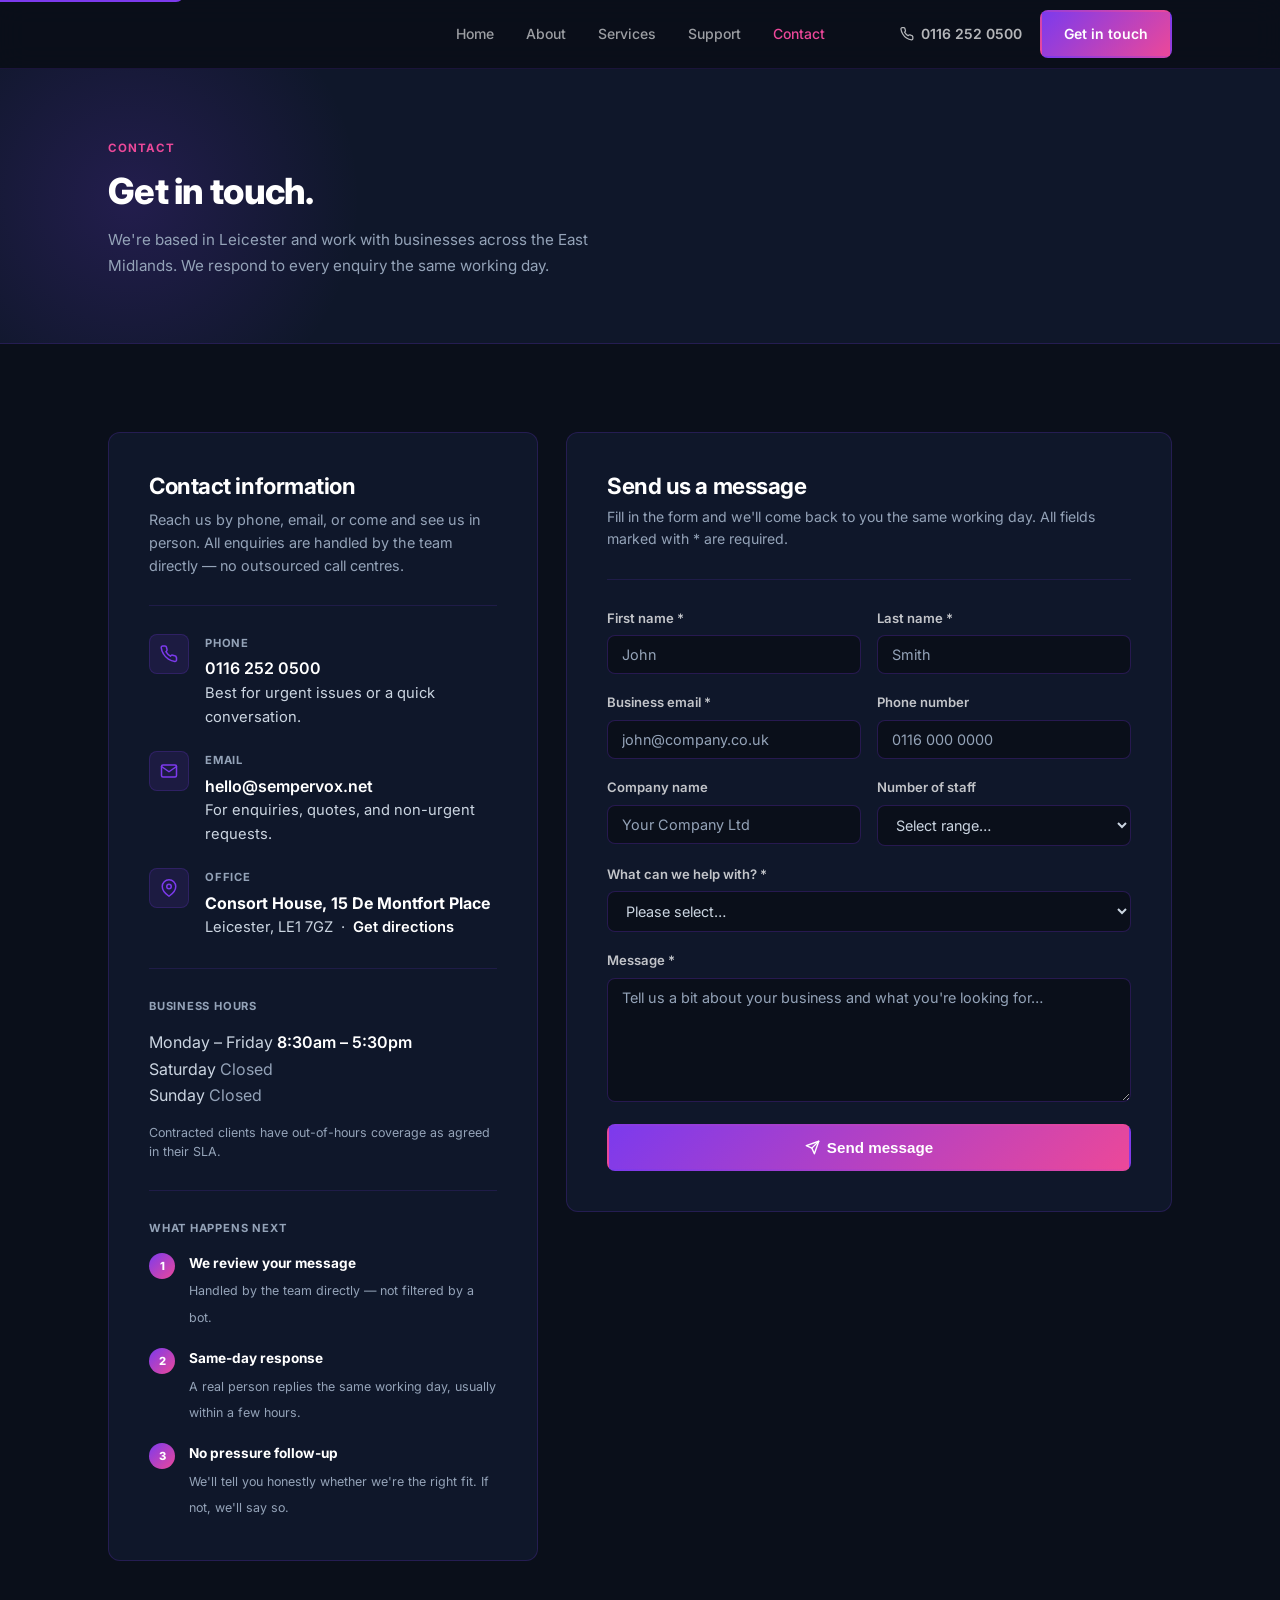
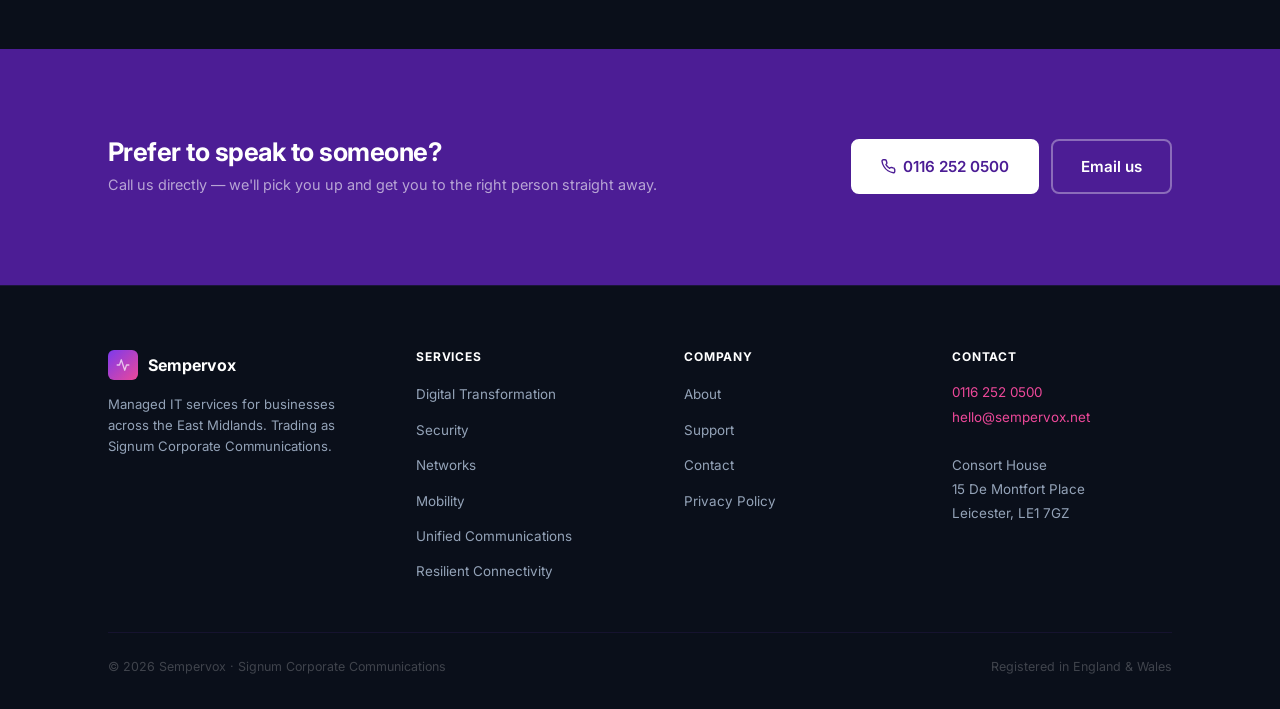
<file: contact.html>
<!DOCTYPE html>
<html lang="en">
<head>
<meta charset="UTF-8"/>
<meta name="viewport" content="width=device-width,initial-scale=1.0"/>
<title>Contact — Sempervox</title>
<meta name="description" content="Get in touch with Sempervox. Call 0116 252 0500, email hello@sempervox.net, or visit us at Consort House, Leicester. Same-day response guaranteed."/>
<link rel="icon" href="assets/favicon.png"/>
<link rel="preconnect" href="https://fonts.googleapis.com"/>
<link rel="preconnect" href="https://fonts.gstatic.com" crossorigin/>
<link href="https://fonts.googleapis.com/css2?family=Inter:wght@400;500;600;700;800&display=swap" rel="stylesheet"/>
<link rel="stylesheet" href="style.css?v=5"/>
</head>
<body>
<a class="skip-link" href="#main">Skip to main content</a>

<header class="site-header">
  <div class="container nav">
    <button class="nav-burger" aria-label="Open navigation" aria-expanded="false" aria-controls="mobile-nav">
      <span></span><span></span><span></span>
    </button>
    <nav class="nav-links" aria-label="Primary">
      <a href="index.html">Home</a>
      <a href="about.html">About</a>
      <a href="services.html">Services</a>
      <a href="support.html">Support</a>
      <a href="contact.html" aria-current="page">Contact</a>
    </nav>
    <div class="nav-right">
      <a class="nav-phone" href="tel:01162520500">
        <svg width="14" height="14" viewBox="0 0 24 24" fill="none" stroke="currentColor" stroke-width="2.2" stroke-linecap="round" stroke-linejoin="round"><path d="M22 16.92v3a2 2 0 0 1-2.18 2 19.79 19.79 0 0 1-8.63-3.07A19.5 19.5 0 0 1 4.69 12 19.79 19.79 0 0 1 1.61 3.4 2 2 0 0 1 3.61 1.22h3a2 2 0 0 1 2 1.72 12.84 12.84 0 0 0 .7 2.81 2 2 0 0 1-.45 2.11L7.91 8.91a16 16 0 0 0 6 6l.86-.86a2 2 0 0 1 2.11-.45 12.84 12.84 0 0 0 2.81.7A2 2 0 0 1 21.5 16.18v-.26z"/></svg>
        0116 252 0500
      </a>
      <a class="btn" href="contact.html">Get in touch</a>
    </div>
  </div>
  <div class="mobile-nav" id="mobile-nav" aria-hidden="true">
    <nav aria-label="Mobile navigation">
      <a href="index.html">Home</a>
      <a href="about.html">About</a>
      <a href="services.html">Services</a>
      <a href="support.html">Support</a>
      <a href="contact.html" aria-current="page">Contact</a>
    </nav>
    <div class="mobile-nav-actions">
      <a class="btn btn--outline-white" href="tel:01162520500">0116 252 0500</a>
      <a class="btn" href="contact.html">Get in touch</a>
    </div>
  </div>
</header>

<main id="main">

  <div class="page-hero">
    <div class="container">
      <span class="label">Contact</span>
      <h1>Get in touch.</h1>
      <p>We're based in Leicester and work with businesses across the East Midlands. We respond to every enquiry the same working day.</p>
    </div>
  </div>

  <section class="section">
    <div class="container">
      <div class="contact-grid">

        <!-- ── LEFT: Contact information ── -->
        <div class="contact-info-card">
          <h2>Contact information</h2>
          <p class="card-sub">Reach us by phone, email, or come and see us in person. All enquiries are handled by the team directly — no outsourced call centres.</p>

          <div class="contact-divider"></div>

          <div class="contact-info-item">
            <div class="contact-info-icon">
              <svg width="18" height="18" viewBox="0 0 24 24" fill="none" stroke="#7C3AED" stroke-width="2" stroke-linecap="round" stroke-linejoin="round"><path d="M22 16.92v3a2 2 0 0 1-2.18 2 19.79 19.79 0 0 1-8.63-3.07A19.5 19.5 0 0 1 4.69 12 19.79 19.79 0 0 1 1.61 3.4 2 2 0 0 1 3.61 1.22h3a2 2 0 0 1 2 1.72 12.84 12.84 0 0 0 .7 2.81 2 2 0 0 1-.45 2.11L7.91 8.91a16 16 0 0 0 6 6l.86-.86a2 2 0 0 1 2.11-.45 12.84 12.84 0 0 0 2.81.7A2 2 0 0 1 21.5 16.18v-.26z"/></svg>
            </div>
            <div>
              <p class="contact-info-label">Phone</p>
              <div class="contact-info-value">
                <strong><a href="tel:01162520500">0116 252 0500</a></strong>
                Best for urgent issues or a quick conversation.
              </div>
            </div>
          </div>

          <div class="contact-info-item">
            <div class="contact-info-icon">
              <svg width="18" height="18" viewBox="0 0 24 24" fill="none" stroke="#7C3AED" stroke-width="2" stroke-linecap="round" stroke-linejoin="round"><path d="M4 4h16c1.1 0 2 .9 2 2v12c0 1.1-.9 2-2 2H4c-1.1 0-2-.9-2-2V6c0-1.1.9-2 2-2z"/><polyline points="22,6 12,13 2,6"/></svg>
            </div>
            <div>
              <p class="contact-info-label">Email</p>
              <div class="contact-info-value">
                <strong><a href="mailto:hello@sempervox.net">hello@sempervox.net</a></strong>
                For enquiries, quotes, and non-urgent requests.
              </div>
            </div>
          </div>

          <div class="contact-info-item">
            <div class="contact-info-icon">
              <svg width="18" height="18" viewBox="0 0 24 24" fill="none" stroke="#7C3AED" stroke-width="2" stroke-linecap="round" stroke-linejoin="round"><path d="M21 10c0 7-9 13-9 13s-9-6-9-13a9 9 0 0 1 18 0z"/><circle cx="12" cy="10" r="3"/></svg>
            </div>
            <div>
              <p class="contact-info-label">Office</p>
              <div class="contact-info-value">
                <strong>Consort House, 15 De Montfort Place</strong>
                Leicester, LE1 7GZ &nbsp;·&nbsp; <a href="https://maps.google.com/?q=Consort+House+15+De+Montfort+Place+Leicester+LE1+7GZ" target="_blank" rel="noopener">Get directions</a>
              </div>
            </div>
          </div>

          <div class="contact-divider"></div>

          <p class="contact-hours-title">Business hours</p>
          <div class="hours-row">
            <span class="hours-day">Monday – Friday</span>
            <span class="hours-time">8:30am – 5:30pm</span>
          </div>
          <div class="hours-row">
            <span class="hours-day">Saturday</span>
            <span class="hours-time closed">Closed</span>
          </div>
          <div class="hours-row">
            <span class="hours-day">Sunday</span>
            <span class="hours-time closed">Closed</span>
          </div>
          <p style="font-size:.78rem;color:var(--muted);margin-top:14px;line-height:1.6">Contracted clients have out-of-hours coverage as agreed in their SLA.</p>

          <div class="contact-divider"></div>

          <p class="contact-hours-title">What happens next</p>
          <div class="step-item">
            <span class="step-num">1</span>
            <div class="step-text">
              <strong>We review your message</strong>
              <span>Handled by the team directly — not filtered by a bot.</span>
            </div>
          </div>
          <div class="step-item">
            <span class="step-num">2</span>
            <div class="step-text">
              <strong>Same-day response</strong>
              <span>A real person replies the same working day, usually within a few hours.</span>
            </div>
          </div>
          <div class="step-item">
            <span class="step-num">3</span>
            <div class="step-text">
              <strong>No pressure follow-up</strong>
              <span>We'll tell you honestly whether we're the right fit. If not, we'll say so.</span>
            </div>
          </div>
        </div>

        <!-- ── RIGHT: Contact form ── -->
        <div class="contact-form-card">
          <h2>Send us a message</h2>
          <p class="card-sub">Fill in the form and we'll come back to you the same working day. All fields marked with * are required.</p>

          <div class="contact-divider"></div>

          <form action="mailto:hello@sempervox.net" method="post" enctype="text/plain">
            <div class="form-row">
              <div class="form-field">
                <label for="fname">First name *</label>
                <input type="text" id="fname" name="first-name" autocomplete="given-name" placeholder="John" required/>
              </div>
              <div class="form-field">
                <label for="lname">Last name *</label>
                <input type="text" id="lname" name="last-name" autocomplete="family-name" placeholder="Smith" required/>
              </div>
            </div>
            <div class="form-row">
              <div class="form-field">
                <label for="email">Business email *</label>
                <input type="email" id="email" name="email" autocomplete="email" placeholder="john@company.co.uk" required/>
              </div>
              <div class="form-field">
                <label for="phone">Phone number</label>
                <input type="tel" id="phone" name="phone" autocomplete="tel" placeholder="0116 000 0000"/>
              </div>
            </div>
            <div class="form-row">
              <div class="form-field">
                <label for="company">Company name</label>
                <input type="text" id="company" name="company" autocomplete="organization" placeholder="Your Company Ltd"/>
              </div>
              <div class="form-field">
                <label for="staff">Number of staff</label>
                <select id="staff" name="staff">
                  <option value="">Select range…</option>
                  <option>1–10</option>
                  <option>11–25</option>
                  <option>26–50</option>
                  <option>51–100</option>
                  <option>100+</option>
                </select>
              </div>
            </div>
            <div class="form-field">
              <label for="subject">What can we help with? *</label>
              <select id="subject" name="subject" required>
                <option value="">Please select…</option>
                <option>Managed IT support</option>
                <option>Microsoft 365 / Digital Transformation</option>
                <option>Cybersecurity</option>
                <option>Network infrastructure</option>
                <option>Unified Communications / Telephony</option>
                <option>Connectivity / Broadband</option>
                <option>Backup &amp; Disaster Recovery</option>
                <option>Something else</option>
              </select>
            </div>
            <div class="form-field">
              <label for="message">Message *</label>
              <textarea id="message" name="message" rows="6" placeholder="Tell us a bit about your business and what you're looking for…" required></textarea>
            </div>
            <button type="submit" class="btn btn--lg" style="width:100%;justify-content:center;margin-top:4px">
              <svg width="15" height="15" viewBox="0 0 24 24" fill="none" stroke="currentColor" stroke-width="2.2" stroke-linecap="round" stroke-linejoin="round"><line x1="22" y1="2" x2="11" y2="13"/><polygon points="22 2 15 22 11 13 2 9 22 2"/></svg>
              Send message
            </button>
          </form>
        </div>

      </div>
    </div>
  </section>

  <section class="section section--navy">
    <div class="container">
      <div class="cta-band">
        <div>
          <h2>Prefer to speak to someone?</h2>
          <p>Call us directly — we'll pick you up and get you to the right person straight away.</p>
        </div>
        <div class="cta-actions">
          <a class="btn btn--white btn--lg" href="tel:01162520500">
            <svg width="15" height="15" viewBox="0 0 24 24" fill="none" stroke="currentColor" stroke-width="2.2" stroke-linecap="round" stroke-linejoin="round"><path d="M22 16.92v3a2 2 0 0 1-2.18 2 19.79 19.79 0 0 1-8.63-3.07A19.5 19.5 0 0 1 4.69 12 19.79 19.79 0 0 1 1.61 3.4 2 2 0 0 1 3.61 1.22h3a2 2 0 0 1 2 1.72 12.84 12.84 0 0 0 .7 2.81 2 2 0 0 1-.45 2.11L7.91 8.91a16 16 0 0 0 6 6l.86-.86a2 2 0 0 1 2.11-.45 12.84 12.84 0 0 0 2.81.7A2 2 0 0 1 21.5 16.18v-.26z"/></svg>
            0116 252 0500
          </a>
          <a class="btn btn--outline-white btn--lg" href="mailto:hello@sempervox.net">Email us</a>
        </div>
      </div>
    </div>
  </section>

</main>

<footer class="site-footer">
  <div class="container">
    <div class="footer-grid">
      <div>
        <div class="footer-logo">
          <span class="footer-logo-mark" aria-hidden="true">
            <svg width="14" height="14" viewBox="0 0 24 24" fill="none" stroke="rgba(255,255,255,.7)" stroke-width="2.2" stroke-linecap="round" stroke-linejoin="round"><polyline points="22 12 18 12 15 21 9 3 6 12 2 12"/></svg>
          </span>
          Sempervox
        </div>
        <p class="footer-tagline">Managed IT services for businesses across the East Midlands. Trading as Signum Corporate Communications.</p>
      </div>
      <div class="footer-col">
        <h4>Services</h4>
        <ul>
          <li><a href="services.html#transformation">Digital Transformation</a></li>
          <li><a href="services.html#security">Security</a></li>
          <li><a href="services.html#networks">Networks</a></li>
          <li><a href="services.html#mobility">Mobility</a></li>
          <li><a href="services.html#uc">Unified Communications</a></li>
          <li><a href="services.html#connectivity">Resilient Connectivity</a></li>
        </ul>
      </div>
      <div class="footer-col">
        <h4>Company</h4>
        <ul>
          <li><a href="about.html">About</a></li>
          <li><a href="support.html">Support</a></li>
          <li><a href="contact.html">Contact</a></li>
          <li><a href="privacy.html">Privacy Policy</a></li>
        </ul>
      </div>
      <div class="footer-col">
        <h4>Contact</h4>
        <address>
          <a href="tel:01162520500">0116 252 0500</a><br>
          <a href="mailto:hello@sempervox.net">hello@sempervox.net</a><br><br>
          Consort House<br>15 De Montfort Place<br>Leicester, LE1 7GZ
        </address>
      </div>
    </div>
    <div class="footer-bottom">
      <span>© 2026 Sempervox · Signum Corporate Communications</span>
      <span>Registered in England &amp; Wales</span>
    </div>
  </div>
</footer>
<script src="main.js?v=2"></script>
</body>
</html>
</file>
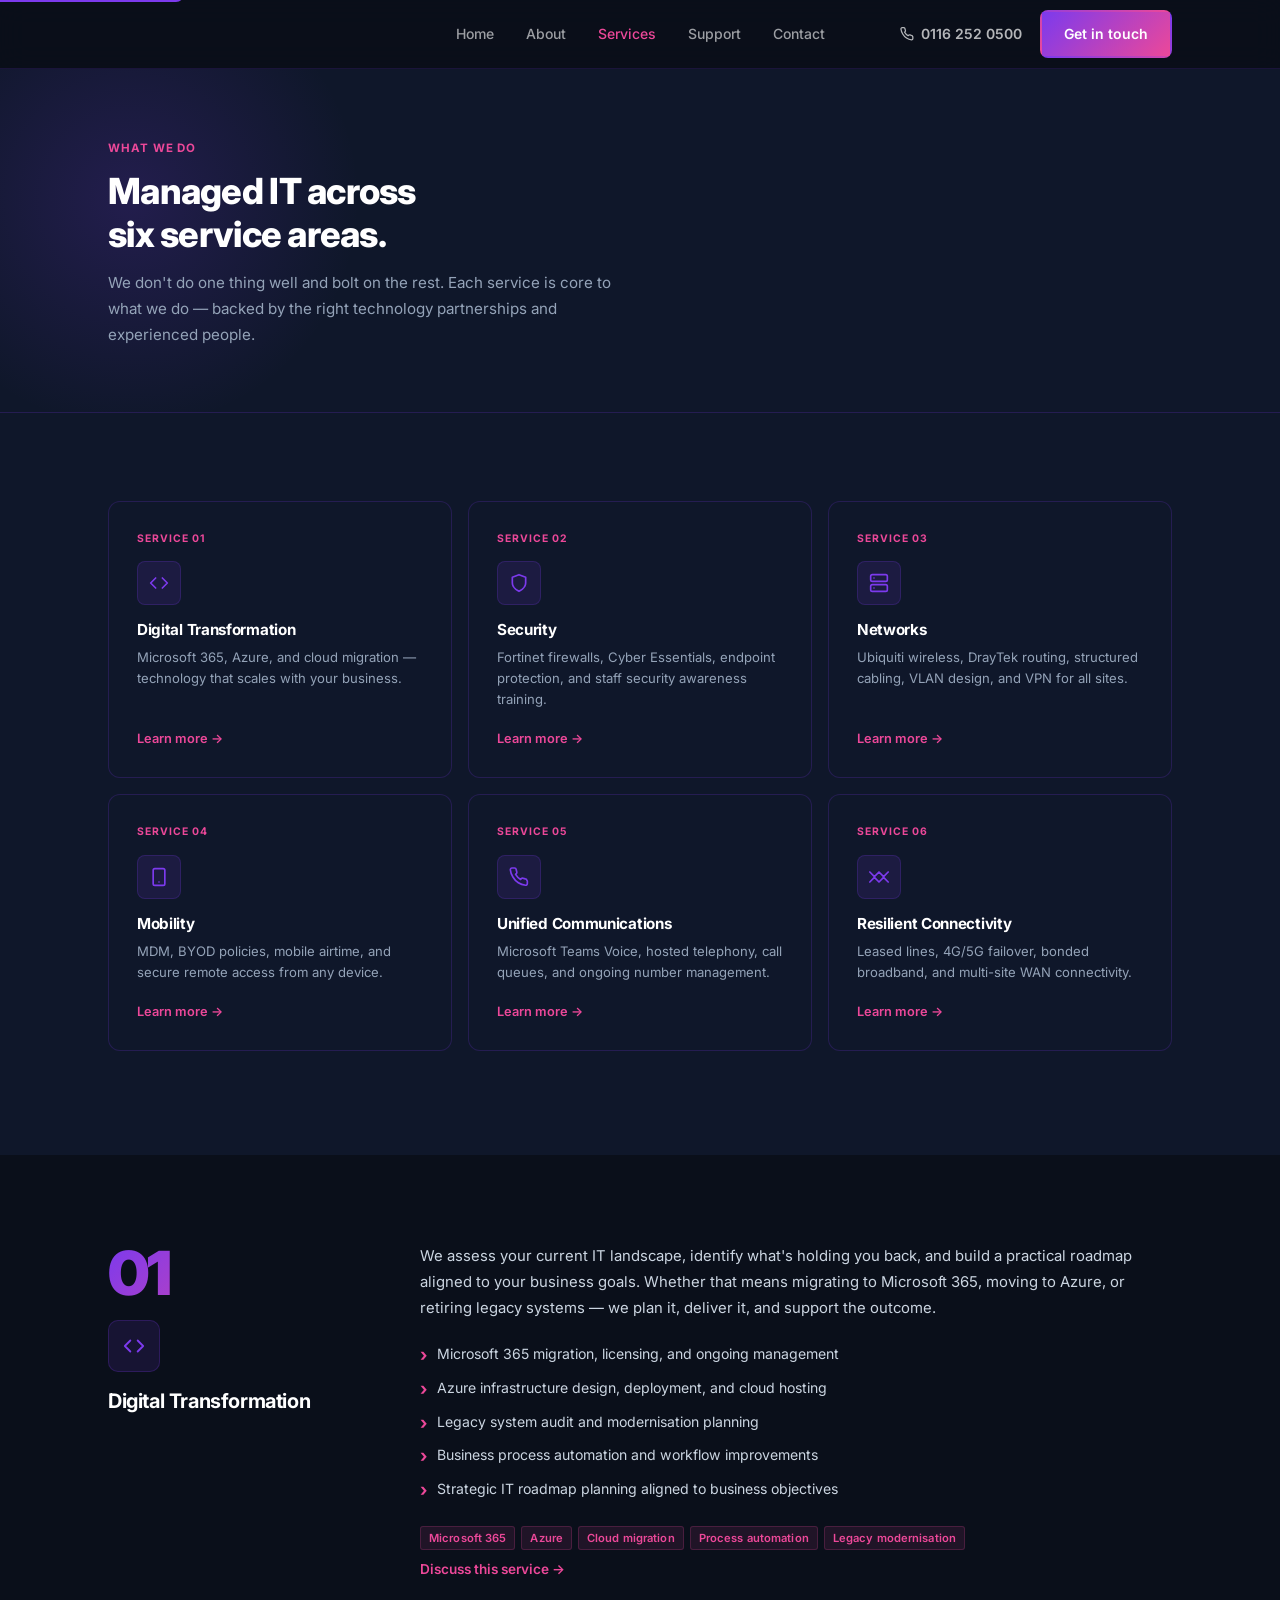
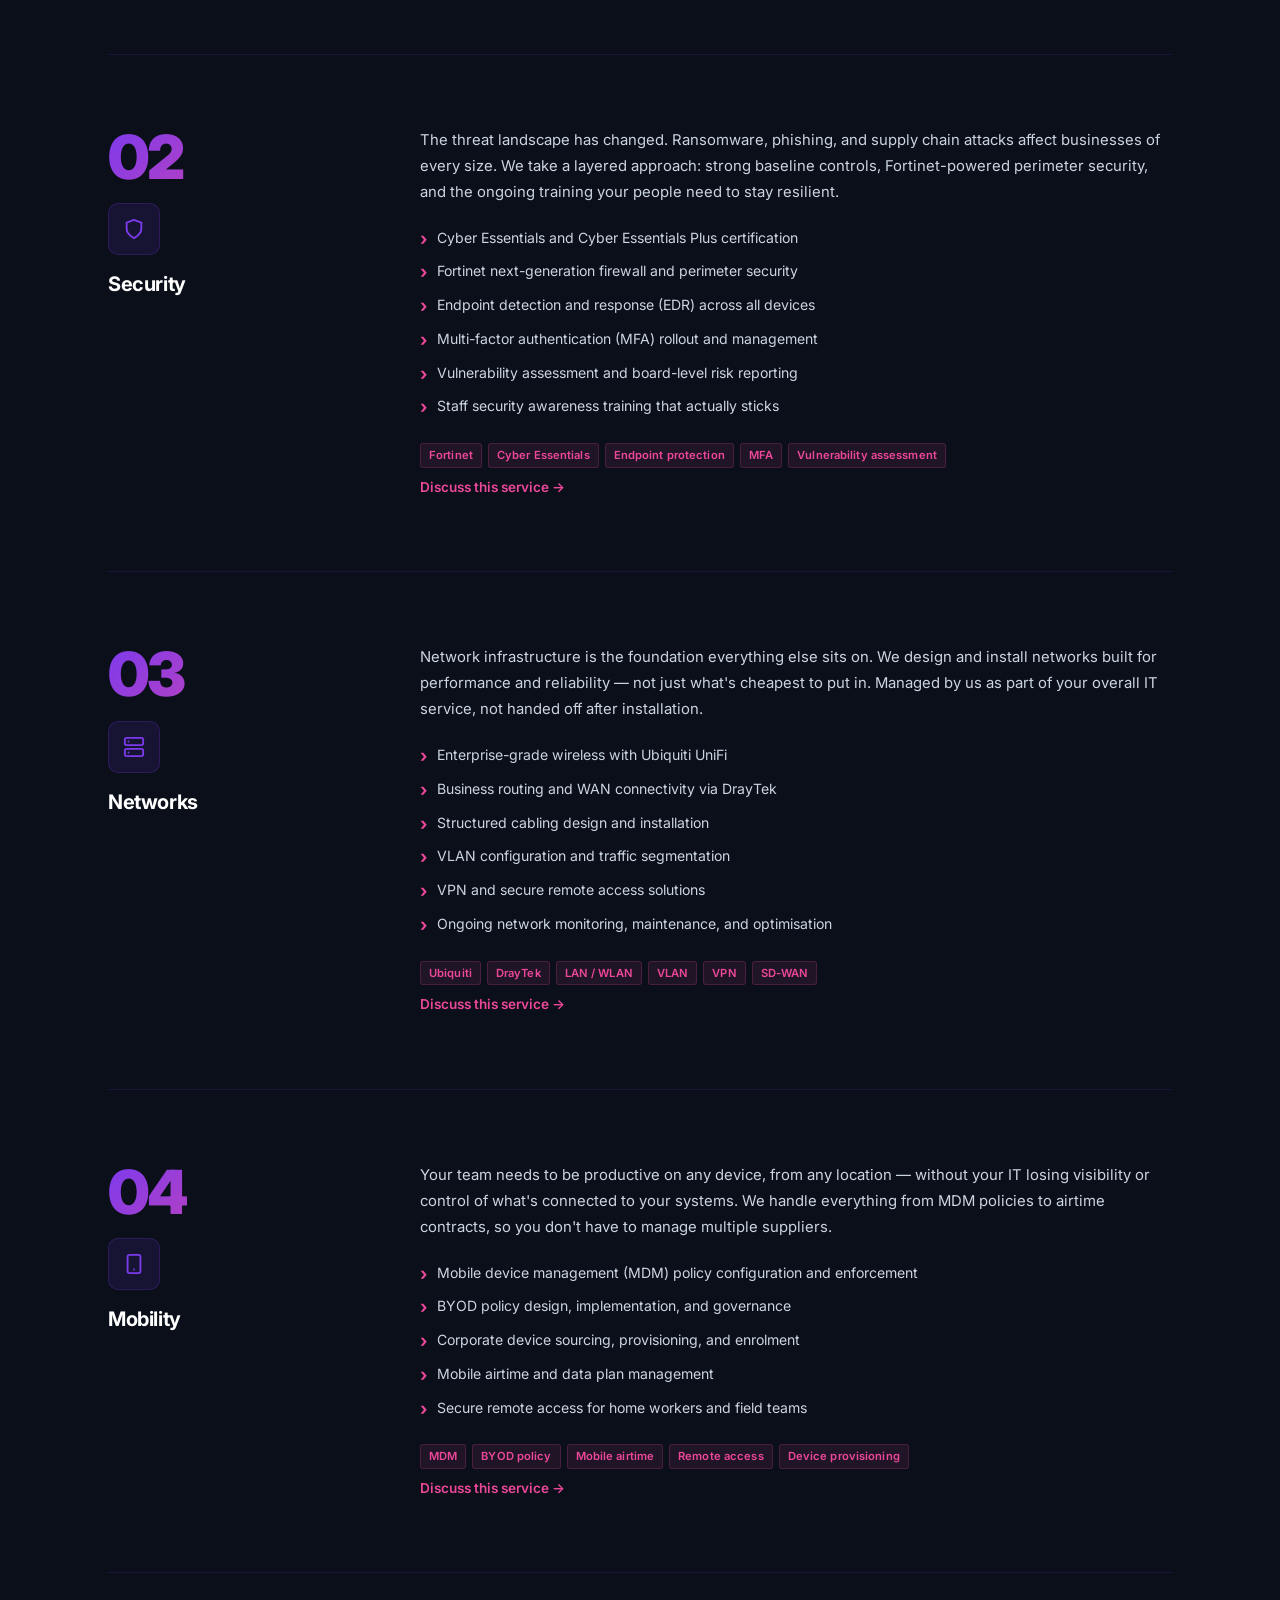
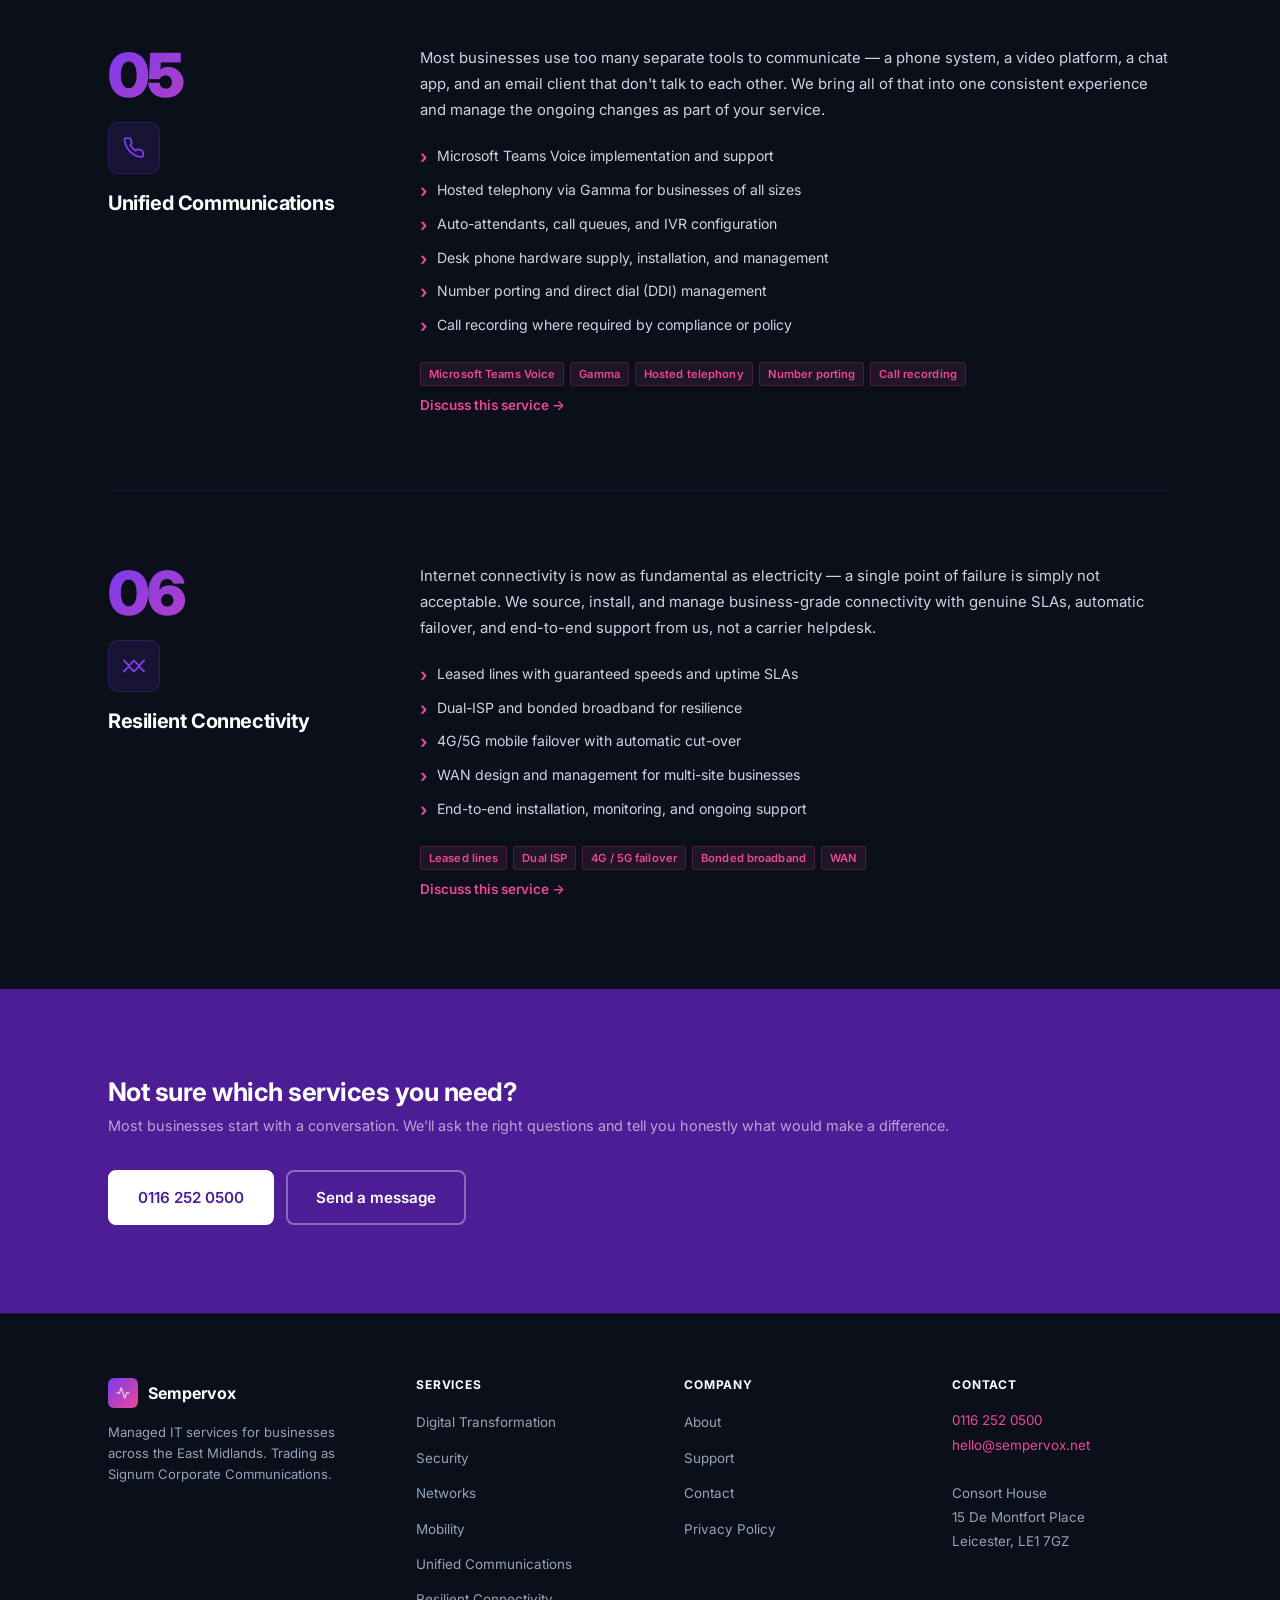
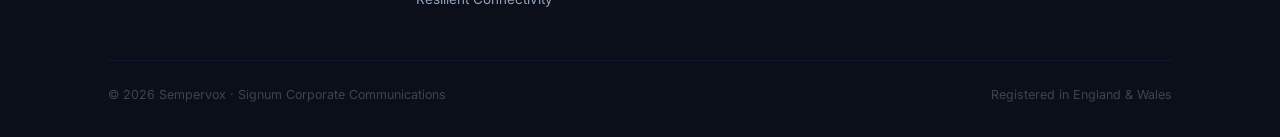
<file: services.html>
<!DOCTYPE html>
<html lang="en">
<head>
<meta charset="UTF-8"/>
<meta name="viewport" content="width=device-width,initial-scale=1.0"/>
<title>Services — Sempervox</title>
<meta name="description" content="Sempervox provides managed IT services across six areas: digital transformation, security, networks, mobility, unified communications, and resilient connectivity."/>
<link rel="icon" href="assets/favicon.png"/>
<link rel="preconnect" href="https://fonts.googleapis.com"/>
<link rel="preconnect" href="https://fonts.gstatic.com" crossorigin/>
<link href="https://fonts.googleapis.com/css2?family=Inter:wght@400;500;600;700;800&display=swap" rel="stylesheet"/>
<link rel="stylesheet" href="style.css?v=5"/>
</head>
<body>
<a class="skip-link" href="#main">Skip to main content</a>

<header class="site-header">
  <div class="container nav">
    <button class="nav-burger" aria-label="Open navigation" aria-expanded="false" aria-controls="mobile-nav">
      <span></span><span></span><span></span>
    </button>
    <nav class="nav-links" aria-label="Primary">
      <a href="index.html">Home</a>
      <a href="about.html">About</a>
      <a href="services.html" aria-current="page">Services</a>
      <a href="support.html">Support</a>
      <a href="contact.html">Contact</a>
    </nav>
    <div class="nav-right">
      <a class="nav-phone" href="tel:01162520500">
        <svg width="14" height="14" viewBox="0 0 24 24" fill="none" stroke="currentColor" stroke-width="2.2" stroke-linecap="round" stroke-linejoin="round"><path d="M22 16.92v3a2 2 0 0 1-2.18 2 19.79 19.79 0 0 1-8.63-3.07A19.5 19.5 0 0 1 4.69 12 19.79 19.79 0 0 1 1.61 3.4 2 2 0 0 1 3.61 1.22h3a2 2 0 0 1 2 1.72 12.84 12.84 0 0 0 .7 2.81 2 2 0 0 1-.45 2.11L7.91 8.91a16 16 0 0 0 6 6l.86-.86a2 2 0 0 1 2.11-.45 12.84 12.84 0 0 0 2.81.7A2 2 0 0 1 21.5 16.18v-.26z"/></svg>
        0116 252 0500
      </a>
      <a class="btn" href="contact.html">Get in touch</a>
    </div>
  </div>
  <div class="mobile-nav" id="mobile-nav" aria-hidden="true">
    <nav aria-label="Mobile navigation">
      <a href="index.html">Home</a>
      <a href="about.html">About</a>
      <a href="services.html" aria-current="page">Services</a>
      <a href="support.html">Support</a>
      <a href="contact.html">Contact</a>
    </nav>
    <div class="mobile-nav-actions">
      <a class="btn btn--outline-white" href="tel:01162520500">0116 252 0500</a>
      <a class="btn" href="contact.html">Get in touch</a>
    </div>
  </div>
</header>

<main id="main">

  <div class="page-hero">
    <div class="container">
      <span class="label">What we do</span>
      <h1>Managed IT across<br>six service areas.</h1>
      <p>We don't do one thing well and bolt on the rest. Each service is core to what we do — backed by the right technology partnerships and experienced people.</p>
    </div>
  </div>

  <!-- ── Service overview cards ─────────────────────────────────────────────── -->
  <section class="section section--alt">
    <div class="container">
      <div class="services-overview">

        <a href="#transformation" class="svc-card">
          <span class="svc-card-num">Service 01</span>
          <div class="svc-card-icon">
            <svg width="20" height="20" viewBox="0 0 24 24" fill="none" stroke="#7C3AED" stroke-width="2" stroke-linecap="round" stroke-linejoin="round"><polyline points="16 18 22 12 16 6"/><polyline points="8 6 2 12 8 18"/></svg>
          </div>
          <h3>Digital Transformation</h3>
          <p>Microsoft 365, Azure, and cloud migration — technology that scales with your business.</p>
          <span class="svc-card-arrow">Learn more →</span>
        </a>

        <a href="#security" class="svc-card">
          <span class="svc-card-num">Service 02</span>
          <div class="svc-card-icon">
            <svg width="20" height="20" viewBox="0 0 24 24" fill="none" stroke="#7C3AED" stroke-width="2" stroke-linecap="round" stroke-linejoin="round"><path d="M12 22s8-4 8-10V5l-8-3-8 3v7c0 6 8 10 8 10z"/></svg>
          </div>
          <h3>Security</h3>
          <p>Fortinet firewalls, Cyber Essentials, endpoint protection, and staff security awareness training.</p>
          <span class="svc-card-arrow">Learn more →</span>
        </a>

        <a href="#networks" class="svc-card">
          <span class="svc-card-num">Service 03</span>
          <div class="svc-card-icon">
            <svg width="20" height="20" viewBox="0 0 24 24" fill="none" stroke="#7C3AED" stroke-width="2" stroke-linecap="round" stroke-linejoin="round"><rect x="2" y="2" width="20" height="8" rx="2"/><rect x="2" y="14" width="20" height="8" rx="2"/><line x1="6" y1="6" x2="6.01" y2="6"/><line x1="6" y1="18" x2="6.01" y2="18"/></svg>
          </div>
          <h3>Networks</h3>
          <p>Ubiquiti wireless, DrayTek routing, structured cabling, VLAN design, and VPN for all sites.</p>
          <span class="svc-card-arrow">Learn more →</span>
        </a>

        <a href="#mobility" class="svc-card">
          <span class="svc-card-num">Service 04</span>
          <div class="svc-card-icon">
            <svg width="20" height="20" viewBox="0 0 24 24" fill="none" stroke="#7C3AED" stroke-width="2" stroke-linecap="round" stroke-linejoin="round"><rect x="5" y="2" width="14" height="20" rx="2"/><line x1="12" y1="18" x2="12.01" y2="18"/></svg>
          </div>
          <h3>Mobility</h3>
          <p>MDM, BYOD policies, mobile airtime, and secure remote access from any device.</p>
          <span class="svc-card-arrow">Learn more →</span>
        </a>

        <a href="#uc" class="svc-card">
          <span class="svc-card-num">Service 05</span>
          <div class="svc-card-icon">
            <svg width="20" height="20" viewBox="0 0 24 24" fill="none" stroke="#7C3AED" stroke-width="2" stroke-linecap="round" stroke-linejoin="round"><path d="M22 16.92v3a2 2 0 0 1-2.18 2 19.79 19.79 0 0 1-8.63-3.07A19.5 19.5 0 0 1 4.69 12 19.79 19.79 0 0 1 1.61 3.4 2 2 0 0 1 3.61 1.22h3a2 2 0 0 1 2 1.72 12.84 12.84 0 0 0 .7 2.81 2 2 0 0 1-.45 2.11L7.91 8.91a16 16 0 0 0 6 6l.86-.86a2 2 0 0 1 2.11-.45 12.84 12.84 0 0 0 2.81.7A2 2 0 0 1 21.5 16.18v-.26z"/></svg>
          </div>
          <h3>Unified Communications</h3>
          <p>Microsoft Teams Voice, hosted telephony, call queues, and ongoing number management.</p>
          <span class="svc-card-arrow">Learn more →</span>
        </a>

        <a href="#connectivity" class="svc-card">
          <span class="svc-card-num">Service 06</span>
          <div class="svc-card-icon">
            <svg width="20" height="20" viewBox="0 0 24 24" fill="none" stroke="#7C3AED" stroke-width="2" stroke-linecap="round" stroke-linejoin="round"><path d="M1 6l5.5 5.5L12 6l5.5 5.5L23 6"/><path d="M1 18l5.5-5.5L12 18l5.5-5.5L23 18"/></svg>
          </div>
          <h3>Resilient Connectivity</h3>
          <p>Leased lines, 4G/5G failover, bonded broadband, and multi-site WAN connectivity.</p>
          <span class="svc-card-arrow">Learn more →</span>
        </a>

      </div>
    </div>
  </section>

  <!-- ── Service detail sections ────────────────────────────────────────────── -->
  <section class="section">
    <div class="container">

      <!-- 01 Digital Transformation -->
      <div class="svc-inner" id="transformation">
        <div>
          <div class="svc-num">01</div>
          <div class="svc-icon-box">
            <svg width="22" height="22" viewBox="0 0 24 24" fill="none" stroke="#7C3AED" stroke-width="2" stroke-linecap="round" stroke-linejoin="round"><polyline points="16 18 22 12 16 6"/><polyline points="8 6 2 12 8 18"/></svg>
          </div>
          <h2 class="svc-title">Digital Transformation</h2>
        </div>
        <div>
          <p class="svc-intro">We assess your current IT landscape, identify what's holding you back, and build a practical roadmap aligned to your business goals. Whether that means migrating to Microsoft 365, moving to Azure, or retiring legacy systems — we plan it, deliver it, and support the outcome.</p>
          <ul class="svc-list">
            <li>Microsoft 365 migration, licensing, and ongoing management</li>
            <li>Azure infrastructure design, deployment, and cloud hosting</li>
            <li>Legacy system audit and modernisation planning</li>
            <li>Business process automation and workflow improvements</li>
            <li>Strategic IT roadmap planning aligned to business objectives</li>
          </ul>
          <div class="service-detail-tags">
            <span class="service-tag">Microsoft 365</span>
            <span class="service-tag">Azure</span>
            <span class="service-tag">Cloud migration</span>
            <span class="service-tag">Process automation</span>
            <span class="service-tag">Legacy modernisation</span>
          </div>
          <a class="svc-cta" href="contact.html">Discuss this service →</a>
        </div>
      </div>

      <hr class="svc-divider"/>

      <!-- 02 Security -->
      <div class="svc-inner" id="security">
        <div>
          <div class="svc-num">02</div>
          <div class="svc-icon-box">
            <svg width="22" height="22" viewBox="0 0 24 24" fill="none" stroke="#7C3AED" stroke-width="2" stroke-linecap="round" stroke-linejoin="round"><path d="M12 22s8-4 8-10V5l-8-3-8 3v7c0 6 8 10 8 10z"/></svg>
          </div>
          <h2 class="svc-title">Security</h2>
        </div>
        <div>
          <p class="svc-intro">The threat landscape has changed. Ransomware, phishing, and supply chain attacks affect businesses of every size. We take a layered approach: strong baseline controls, Fortinet-powered perimeter security, and the ongoing training your people need to stay resilient.</p>
          <ul class="svc-list">
            <li>Cyber Essentials and Cyber Essentials Plus certification</li>
            <li>Fortinet next-generation firewall and perimeter security</li>
            <li>Endpoint detection and response (EDR) across all devices</li>
            <li>Multi-factor authentication (MFA) rollout and management</li>
            <li>Vulnerability assessment and board-level risk reporting</li>
            <li>Staff security awareness training that actually sticks</li>
          </ul>
          <div class="service-detail-tags">
            <span class="service-tag">Fortinet</span>
            <span class="service-tag">Cyber Essentials</span>
            <span class="service-tag">Endpoint protection</span>
            <span class="service-tag">MFA</span>
            <span class="service-tag">Vulnerability assessment</span>
          </div>
          <a class="svc-cta" href="contact.html">Discuss this service →</a>
        </div>
      </div>

      <hr class="svc-divider"/>

      <!-- 03 Networks -->
      <div class="svc-inner" id="networks">
        <div>
          <div class="svc-num">03</div>
          <div class="svc-icon-box">
            <svg width="22" height="22" viewBox="0 0 24 24" fill="none" stroke="#7C3AED" stroke-width="2" stroke-linecap="round" stroke-linejoin="round"><rect x="2" y="2" width="20" height="8" rx="2"/><rect x="2" y="14" width="20" height="8" rx="2"/><line x1="6" y1="6" x2="6.01" y2="6"/><line x1="6" y1="18" x2="6.01" y2="18"/></svg>
          </div>
          <h2 class="svc-title">Networks</h2>
        </div>
        <div>
          <p class="svc-intro">Network infrastructure is the foundation everything else sits on. We design and install networks built for performance and reliability — not just what's cheapest to put in. Managed by us as part of your overall IT service, not handed off after installation.</p>
          <ul class="svc-list">
            <li>Enterprise-grade wireless with Ubiquiti UniFi</li>
            <li>Business routing and WAN connectivity via DrayTek</li>
            <li>Structured cabling design and installation</li>
            <li>VLAN configuration and traffic segmentation</li>
            <li>VPN and secure remote access solutions</li>
            <li>Ongoing network monitoring, maintenance, and optimisation</li>
          </ul>
          <div class="service-detail-tags">
            <span class="service-tag">Ubiquiti</span>
            <span class="service-tag">DrayTek</span>
            <span class="service-tag">LAN / WLAN</span>
            <span class="service-tag">VLAN</span>
            <span class="service-tag">VPN</span>
            <span class="service-tag">SD-WAN</span>
          </div>
          <a class="svc-cta" href="contact.html">Discuss this service →</a>
        </div>
      </div>

      <hr class="svc-divider"/>

      <!-- 04 Mobility -->
      <div class="svc-inner" id="mobility">
        <div>
          <div class="svc-num">04</div>
          <div class="svc-icon-box">
            <svg width="22" height="22" viewBox="0 0 24 24" fill="none" stroke="#7C3AED" stroke-width="2" stroke-linecap="round" stroke-linejoin="round"><rect x="5" y="2" width="14" height="20" rx="2"/><line x1="12" y1="18" x2="12.01" y2="18"/></svg>
          </div>
          <h2 class="svc-title">Mobility</h2>
        </div>
        <div>
          <p class="svc-intro">Your team needs to be productive on any device, from any location — without your IT losing visibility or control of what's connected to your systems. We handle everything from MDM policies to airtime contracts, so you don't have to manage multiple suppliers.</p>
          <ul class="svc-list">
            <li>Mobile device management (MDM) policy configuration and enforcement</li>
            <li>BYOD policy design, implementation, and governance</li>
            <li>Corporate device sourcing, provisioning, and enrolment</li>
            <li>Mobile airtime and data plan management</li>
            <li>Secure remote access for home workers and field teams</li>
          </ul>
          <div class="service-detail-tags">
            <span class="service-tag">MDM</span>
            <span class="service-tag">BYOD policy</span>
            <span class="service-tag">Mobile airtime</span>
            <span class="service-tag">Remote access</span>
            <span class="service-tag">Device provisioning</span>
          </div>
          <a class="svc-cta" href="contact.html">Discuss this service →</a>
        </div>
      </div>

      <hr class="svc-divider"/>

      <!-- 05 Unified Communications -->
      <div class="svc-inner" id="uc">
        <div>
          <div class="svc-num">05</div>
          <div class="svc-icon-box">
            <svg width="22" height="22" viewBox="0 0 24 24" fill="none" stroke="#7C3AED" stroke-width="2" stroke-linecap="round" stroke-linejoin="round"><path d="M22 16.92v3a2 2 0 0 1-2.18 2 19.79 19.79 0 0 1-8.63-3.07A19.5 19.5 0 0 1 4.69 12 19.79 19.79 0 0 1 1.61 3.4 2 2 0 0 1 3.61 1.22h3a2 2 0 0 1 2 1.72 12.84 12.84 0 0 0 .7 2.81 2 2 0 0 1-.45 2.11L7.91 8.91a16 16 0 0 0 6 6l.86-.86a2 2 0 0 1 2.11-.45 12.84 12.84 0 0 0 2.81.7A2 2 0 0 1 21.5 16.18v-.26z"/></svg>
          </div>
          <h2 class="svc-title">Unified Communications</h2>
        </div>
        <div>
          <p class="svc-intro">Most businesses use too many separate tools to communicate — a phone system, a video platform, a chat app, and an email client that don't talk to each other. We bring all of that into one consistent experience and manage the ongoing changes as part of your service.</p>
          <ul class="svc-list">
            <li>Microsoft Teams Voice implementation and support</li>
            <li>Hosted telephony via Gamma for businesses of all sizes</li>
            <li>Auto-attendants, call queues, and IVR configuration</li>
            <li>Desk phone hardware supply, installation, and management</li>
            <li>Number porting and direct dial (DDI) management</li>
            <li>Call recording where required by compliance or policy</li>
          </ul>
          <div class="service-detail-tags">
            <span class="service-tag">Microsoft Teams Voice</span>
            <span class="service-tag">Gamma</span>
            <span class="service-tag">Hosted telephony</span>
            <span class="service-tag">Number porting</span>
            <span class="service-tag">Call recording</span>
          </div>
          <a class="svc-cta" href="contact.html">Discuss this service →</a>
        </div>
      </div>

      <hr class="svc-divider"/>

      <!-- 06 Resilient Connectivity -->
      <div class="svc-inner" id="connectivity">
        <div>
          <div class="svc-num">06</div>
          <div class="svc-icon-box">
            <svg width="22" height="22" viewBox="0 0 24 24" fill="none" stroke="#7C3AED" stroke-width="2" stroke-linecap="round" stroke-linejoin="round"><path d="M1 6l5.5 5.5L12 6l5.5 5.5L23 6"/><path d="M1 18l5.5-5.5L12 18l5.5-5.5L23 18"/></svg>
          </div>
          <h2 class="svc-title">Resilient Connectivity</h2>
        </div>
        <div>
          <p class="svc-intro">Internet connectivity is now as fundamental as electricity — a single point of failure is simply not acceptable. We source, install, and manage business-grade connectivity with genuine SLAs, automatic failover, and end-to-end support from us, not a carrier helpdesk.</p>
          <ul class="svc-list">
            <li>Leased lines with guaranteed speeds and uptime SLAs</li>
            <li>Dual-ISP and bonded broadband for resilience</li>
            <li>4G/5G mobile failover with automatic cut-over</li>
            <li>WAN design and management for multi-site businesses</li>
            <li>End-to-end installation, monitoring, and ongoing support</li>
          </ul>
          <div class="service-detail-tags">
            <span class="service-tag">Leased lines</span>
            <span class="service-tag">Dual ISP</span>
            <span class="service-tag">4G / 5G failover</span>
            <span class="service-tag">Bonded broadband</span>
            <span class="service-tag">WAN</span>
          </div>
          <a class="svc-cta" href="contact.html">Discuss this service →</a>
        </div>
      </div>

    </div>
  </section>

  <section class="section section--navy">
    <div class="container">
      <div class="cta-band">
        <div>
          <h2>Not sure which services you need?</h2>
          <p>Most businesses start with a conversation. We'll ask the right questions and tell you honestly what would make a difference.</p>
        </div>
        <div class="cta-actions">
          <a class="btn btn--white btn--lg" href="tel:01162520500">0116 252 0500</a>
          <a class="btn btn--outline-white btn--lg" href="contact.html">Send a message</a>
        </div>
      </div>
    </div>
  </section>

</main>

<footer class="site-footer">
  <div class="container">
    <div class="footer-grid">
      <div>
        <div class="footer-logo">
          <span class="footer-logo-mark" aria-hidden="true">
            <svg width="14" height="14" viewBox="0 0 24 24" fill="none" stroke="rgba(255,255,255,.7)" stroke-width="2.2" stroke-linecap="round" stroke-linejoin="round"><polyline points="22 12 18 12 15 21 9 3 6 12 2 12"/></svg>
          </span>
          Sempervox
        </div>
        <p class="footer-tagline">Managed IT services for businesses across the East Midlands. Trading as Signum Corporate Communications.</p>
      </div>
      <div class="footer-col">
        <h4>Services</h4>
        <ul>
          <li><a href="#transformation">Digital Transformation</a></li>
          <li><a href="#security">Security</a></li>
          <li><a href="#networks">Networks</a></li>
          <li><a href="#mobility">Mobility</a></li>
          <li><a href="#uc">Unified Communications</a></li>
          <li><a href="#connectivity">Resilient Connectivity</a></li>
        </ul>
      </div>
      <div class="footer-col">
        <h4>Company</h4>
        <ul>
          <li><a href="about.html">About</a></li>
          <li><a href="support.html">Support</a></li>
          <li><a href="contact.html">Contact</a></li>
          <li><a href="privacy.html">Privacy Policy</a></li>
        </ul>
      </div>
      <div class="footer-col">
        <h4>Contact</h4>
        <address>
          <a href="tel:01162520500">0116 252 0500</a><br>
          <a href="mailto:hello@sempervox.net">hello@sempervox.net</a><br><br>
          Consort House<br>15 De Montfort Place<br>Leicester, LE1 7GZ
        </address>
      </div>
    </div>
    <div class="footer-bottom">
      <span>© 2026 Sempervox · Signum Corporate Communications</span>
      <span>Registered in England &amp; Wales</span>
    </div>
  </div>
</footer>
<script src="main.js?v=2"></script>
</body>
</html>
</file>
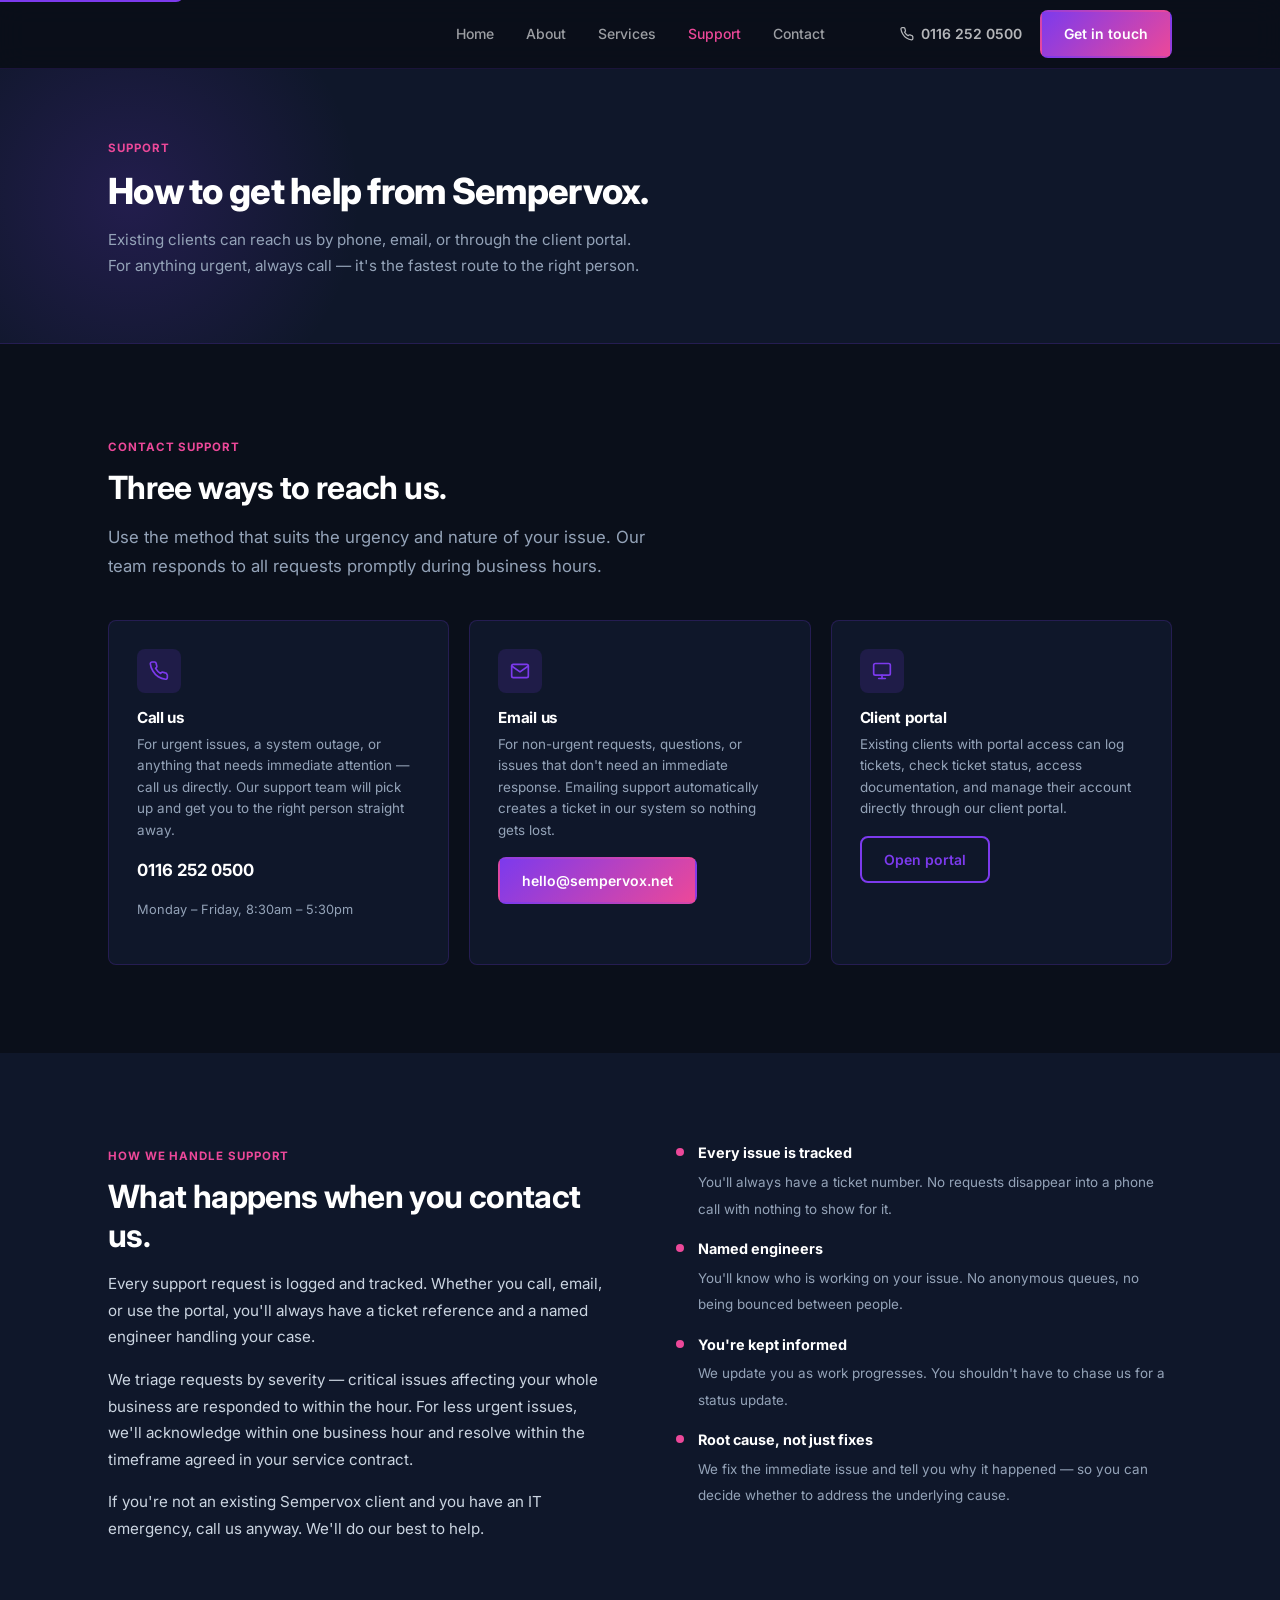
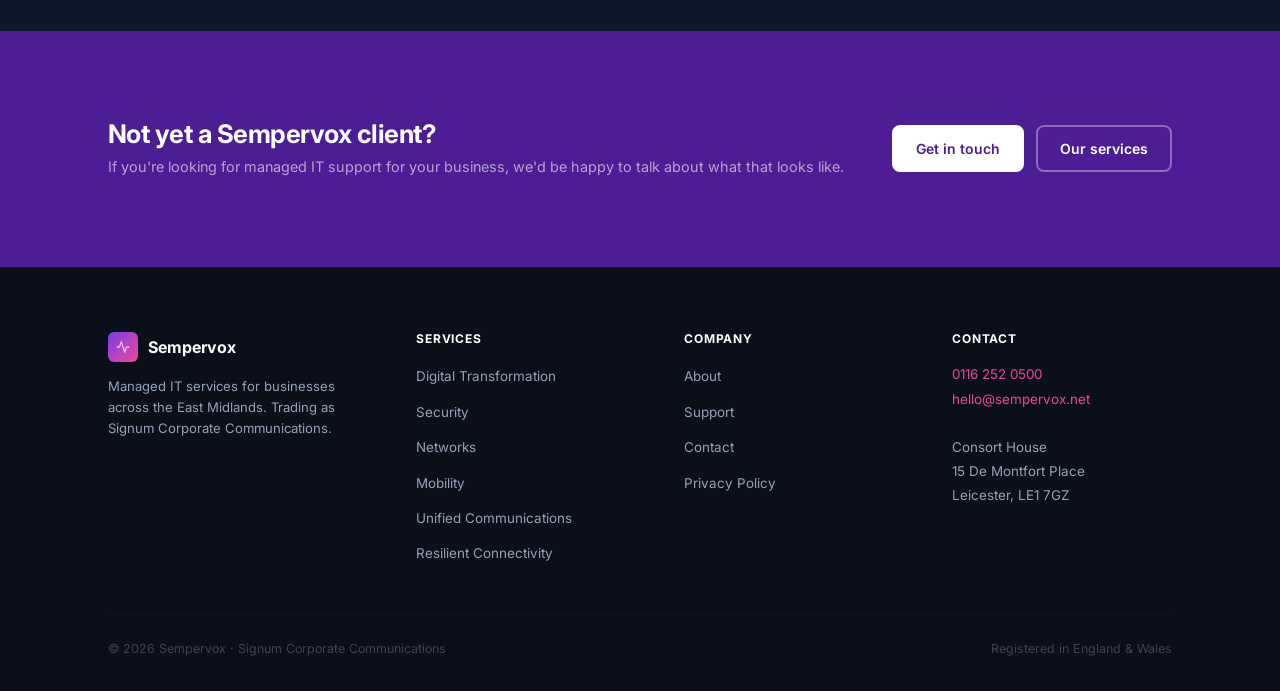
<file: support.html>
<!DOCTYPE html>
<html lang="en">
<head>
<meta charset="UTF-8"/>
<meta name="viewport" content="width=device-width,initial-scale=1.0"/>
<title>Support — Sempervox</title>
<meta name="description" content="Get IT support from Sempervox. Call 0116 252 0500 or email hello@sempervox.net. Existing clients can raise tickets and access resources here."/>
<link rel="icon" href="assets/favicon.png"/>
<link rel="preconnect" href="https://fonts.googleapis.com"/>
<link rel="preconnect" href="https://fonts.gstatic.com" crossorigin/>
<link href="https://fonts.googleapis.com/css2?family=Inter:wght@400;500;600;700;800&display=swap" rel="stylesheet"/>
<link rel="stylesheet" href="style.css?v=5"/>
</head>
<body>
<a class="skip-link" href="#main">Skip to main content</a>

<header class="site-header">
  <div class="container nav">
    <button class="nav-burger" aria-label="Open navigation" aria-expanded="false" aria-controls="mobile-nav">
      <span></span><span></span><span></span>
    </button>
    <nav class="nav-links" aria-label="Primary">
      <a href="index.html">Home</a>
      <a href="about.html">About</a>
      <a href="services.html">Services</a>
      <a href="support.html" aria-current="page">Support</a>
      <a href="contact.html">Contact</a>
    </nav>
    <div class="nav-right">
      <a class="nav-phone" href="tel:01162520500">
        <svg width="14" height="14" viewBox="0 0 24 24" fill="none" stroke="currentColor" stroke-width="2.2" stroke-linecap="round" stroke-linejoin="round"><path d="M22 16.92v3a2 2 0 0 1-2.18 2 19.79 19.79 0 0 1-8.63-3.07A19.5 19.5 0 0 1 4.69 12 19.79 19.79 0 0 1 1.61 3.4 2 2 0 0 1 3.61 1.22h3a2 2 0 0 1 2 1.72 12.84 12.84 0 0 0 .7 2.81 2 2 0 0 1-.45 2.11L7.91 8.91a16 16 0 0 0 6 6l.86-.86a2 2 0 0 1 2.11-.45 12.84 12.84 0 0 0 2.81.7A2 2 0 0 1 21.5 16.18v-.26z"/></svg>
        0116 252 0500
      </a>
      <a class="btn" href="contact.html">Get in touch</a>
    </div>
  </div>
  <div class="mobile-nav" id="mobile-nav" aria-hidden="true">
    <nav aria-label="Mobile navigation">
      <a href="index.html">Home</a>
      <a href="about.html">About</a>
      <a href="services.html">Services</a>
      <a href="support.html" aria-current="page">Support</a>
      <a href="contact.html">Contact</a>
    </nav>
    <div class="mobile-nav-actions">
      <a class="btn btn--outline-white" href="tel:01162520500">0116 252 0500</a>
      <a class="btn" href="contact.html">Get in touch</a>
    </div>
  </div>
</header>

<main id="main">

  <div class="page-hero">
    <div class="container">
      <span class="label">Support</span>
      <h1>How to get help from Sempervox.</h1>
      <p>Existing clients can reach us by phone, email, or through the client portal. For anything urgent, always call — it's the fastest route to the right person.</p>
    </div>
  </div>

  <section class="section">
    <div class="container">
      <span class="label">Contact support</span>
      <h2 class="section-title">Three ways to reach us.</h2>
      <p class="section-lead">Use the method that suits the urgency and nature of your issue. Our team responds to all requests promptly during business hours.</p>

      <div class="support-options">
        <div class="support-card">
          <div class="support-card-icon">
            <svg width="20" height="20" viewBox="0 0 24 24" fill="none" stroke="#7C3AED" stroke-width="2" stroke-linecap="round" stroke-linejoin="round"><path d="M22 16.92v3a2 2 0 0 1-2.18 2 19.79 19.79 0 0 1-8.63-3.07A19.5 19.5 0 0 1 4.69 12 19.79 19.79 0 0 1 1.61 3.4 2 2 0 0 1 3.61 1.22h3a2 2 0 0 1 2 1.72 12.84 12.84 0 0 0 .7 2.81 2 2 0 0 1-.45 2.11L7.91 8.91a16 16 0 0 0 6 6l.86-.86a2 2 0 0 1 2.11-.45 12.84 12.84 0 0 0 2.81.7A2 2 0 0 1 21.5 16.18v-.26z"/></svg>
          </div>
          <h3>Call us</h3>
          <p>For urgent issues, a system outage, or anything that needs immediate attention — call us directly. Our support team will pick up and get you to the right person straight away.</p>
          <p style="font-weight:700;color:#fff;font-size:1.05rem"><a href="tel:01162520500" style="color:inherit">0116 252 0500</a></p>
          <p style="font-size:.8rem;color:var(--muted)">Monday – Friday, 8:30am – 5:30pm</p>
        </div>

        <div class="support-card">
          <div class="support-card-icon">
            <svg width="20" height="20" viewBox="0 0 24 24" fill="none" stroke="#7C3AED" stroke-width="2" stroke-linecap="round" stroke-linejoin="round"><path d="M4 4h16c1.1 0 2 .9 2 2v12c0 1.1-.9 2-2 2H4c-1.1 0-2-.9-2-2V6c0-1.1.9-2 2-2z"/><polyline points="22,6 12,13 2,6"/></svg>
          </div>
          <h3>Email us</h3>
          <p>For non-urgent requests, questions, or issues that don't need an immediate response. Emailing support automatically creates a ticket in our system so nothing gets lost.</p>
          <a class="btn" href="mailto:hello@sempervox.net">hello@sempervox.net</a>
        </div>

        <div class="support-card">
          <div class="support-card-icon">
            <svg width="20" height="20" viewBox="0 0 24 24" fill="none" stroke="#7C3AED" stroke-width="2" stroke-linecap="round" stroke-linejoin="round"><rect x="2" y="3" width="20" height="14" rx="2"/><line x1="8" y1="21" x2="16" y2="21"/><line x1="12" y1="17" x2="12" y2="21"/></svg>
          </div>
          <h3>Client portal</h3>
          <p>Existing clients with portal access can log tickets, check ticket status, access documentation, and manage their account directly through our client portal.</p>
          <a class="btn btn--outline" href="https://support.sempervox.net" target="_blank" rel="noopener">Open portal</a>
        </div>
      </div>
    </div>
  </section>

  <section class="section section--alt">
    <div class="container">
      <div class="about-split">
        <div>
          <span class="label">How we handle support</span>
          <h2 class="section-title">What happens when you contact us.</h2>
          <div class="about-body">
            <p>Every support request is logged and tracked. Whether you call, email, or use the portal, you'll always have a ticket reference and a named engineer handling your case.</p>
            <p>We triage requests by severity — critical issues affecting your whole business are responded to within the hour. For less urgent issues, we'll acknowledge within one business hour and resolve within the timeframe agreed in your service contract.</p>
            <p>If you're not an existing Sempervox client and you have an IT emergency, call us anyway. We'll do our best to help.</p>
          </div>
        </div>
        <div>
          <div class="value-list">
            <div class="value-item">
              <span class="value-dot"></span>
              <div>
                <strong>Every issue is tracked</strong>
                <span>You'll always have a ticket number. No requests disappear into a phone call with nothing to show for it.</span>
              </div>
            </div>
            <div class="value-item">
              <span class="value-dot"></span>
              <div>
                <strong>Named engineers</strong>
                <span>You'll know who is working on your issue. No anonymous queues, no being bounced between people.</span>
              </div>
            </div>
            <div class="value-item">
              <span class="value-dot"></span>
              <div>
                <strong>You're kept informed</strong>
                <span>We update you as work progresses. You shouldn't have to chase us for a status update.</span>
              </div>
            </div>
            <div class="value-item">
              <span class="value-dot"></span>
              <div>
                <strong>Root cause, not just fixes</strong>
                <span>We fix the immediate issue and tell you why it happened — so you can decide whether to address the underlying cause.</span>
              </div>
            </div>
          </div>
        </div>
      </div>
    </div>
  </section>

  <section class="section section--navy">
    <div class="container">
      <div class="cta-band">
        <div>
          <h2>Not yet a Sempervox client?</h2>
          <p>If you're looking for managed IT support for your business, we'd be happy to talk about what that looks like.</p>
        </div>
        <div class="cta-actions">
          <a class="btn btn--white" href="contact.html">Get in touch</a>
          <a class="btn btn--outline-white" href="services.html">Our services</a>
        </div>
      </div>
    </div>
  </section>

</main>

<footer class="site-footer">
  <div class="container">
    <div class="footer-grid">
      <div>
        <div class="footer-logo">
          <span class="footer-logo-mark" aria-hidden="true">
            <svg width="14" height="14" viewBox="0 0 24 24" fill="none" stroke="rgba(255,255,255,.7)" stroke-width="2.2" stroke-linecap="round" stroke-linejoin="round"><polyline points="22 12 18 12 15 21 9 3 6 12 2 12"/></svg>
          </span>
          Sempervox
        </div>
        <p class="footer-tagline">Managed IT services for businesses across the East Midlands. Trading as Signum Corporate Communications.</p>
      </div>
      <div class="footer-col">
        <h4>Services</h4>
        <ul>
          <li><a href="services.html#transformation">Digital Transformation</a></li>
          <li><a href="services.html#security">Security</a></li>
          <li><a href="services.html#networks">Networks</a></li>
          <li><a href="services.html#mobility">Mobility</a></li>
          <li><a href="services.html#uc">Unified Communications</a></li>
          <li><a href="services.html#connectivity">Resilient Connectivity</a></li>
        </ul>
      </div>
      <div class="footer-col">
        <h4>Company</h4>
        <ul>
          <li><a href="about.html">About</a></li>
          <li><a href="support.html">Support</a></li>
          <li><a href="contact.html">Contact</a></li>
          <li><a href="privacy.html">Privacy Policy</a></li>
        </ul>
      </div>
      <div class="footer-col">
        <h4>Contact</h4>
        <address>
          <a href="tel:01162520500">0116 252 0500</a><br>
          <a href="mailto:hello@sempervox.net">hello@sempervox.net</a><br><br>
          Consort House<br>15 De Montfort Place<br>Leicester, LE1 7GZ
        </address>
      </div>
    </div>
    <div class="footer-bottom">
      <span>© 2026 Sempervox · Signum Corporate Communications</span>
      <span>Registered in England &amp; Wales</span>
    </div>
  </div>
</footer>
<script src="main.js?v=2"></script>
</body>
</html>
</file>
<file: style.css>
/* ── Variables ─────────────────────────────────────────────────────────────── */
:root {
  --primary:    #7C3AED;
  --secondary:  #EC4899;
  --accent:     #EC4899;
  --violet:     #4C1D95;

  --background: #0A0F1A;
  --surface:    #0F172A;
  --surface-2:  #131929;

  --heading:    #FFFFFF;
  --text:       #CBD5E1;
  --muted:      #94A3B8;

  --gradient:   linear-gradient(135deg, #7C3AED 0%, #EC4899 100%);
  --border:     rgba(124,58,237,.2);
  --border-hover: rgba(236,72,153,.5);
  --radius:     8px;
}

/* ── Reset ──────────────────────────────────────────────────────────────────── */
*, *::before, *::after { box-sizing: border-box; margin: 0; padding: 0; }
html { scroll-behavior: smooth; font-size: 16px; }
body {
  font-family: 'Inter', -apple-system, BlinkMacSystemFont, 'Segoe UI', sans-serif;
  color: var(--text);
  background: var(--background);
  line-height: 1.65;
  -webkit-font-smoothing: antialiased;
}
img { max-width: 100%; display: block; }
a { color: var(--secondary); text-decoration: none; transition: color .15s; }
a:hover { color: #fff; }
ul, ol { list-style: none; }

/* ── Layout ─────────────────────────────────────────────────────────────────── */
.container {
  width: 100%;
  max-width: 1120px;
  margin: 0 auto;
  padding: 0 28px;
}
.section { padding: 88px 0; }
.section--alt { background: var(--surface); }
.section--navy {
  background: var(--violet);
  color: #fff;
}
.section--dark { background: var(--background); }

/* ── Skip link ──────────────────────────────────────────────────────────────── */
.skip-link {
  position: absolute; top: -40px; left: 0;
  background: var(--primary); color: #fff;
  padding: 8px 16px; z-index: 100;
  border-radius: 0 0 var(--radius) 0;
  transition: top .2s;
}
.skip-link:focus { top: 0; }

/* ── Header / Nav ───────────────────────────────────────────────────────────── */
.site-header {
  position: sticky; top: 0; z-index: 50;
  background: rgba(10,15,26,.9);
  border-bottom: 1px solid rgba(124,58,237,.15);
  backdrop-filter: blur(14px);
  -webkit-backdrop-filter: blur(14px);
}
.nav {
  display: grid;
  grid-template-columns: 1fr auto 1fr;
  align-items: center;
  height: 68px;
}
.nav-links {
  grid-column: 2;
  display: flex;
  align-items: center;
  gap: 32px;
}
.nav-links a {
  font-size: .875rem;
  font-weight: 500;
  color: rgba(255,255,255,.6);
  transition: color .15s;
}
.nav-links a:hover,
.nav-links a[aria-current="page"] { color: var(--secondary); }
.nav-right {
  grid-column: 3;
  justify-self: end;
  display: flex;
  align-items: center;
  gap: 18px;
}
.nav-phone {
  font-size: .875rem;
  font-weight: 600;
  color: rgba(255,255,255,.7);
  display: flex;
  align-items: center;
  gap: 7px;
}
.nav-phone:hover { color: var(--secondary); }

/* ── Buttons ────────────────────────────────────────────────────────────────── */
.btn {
  display: inline-flex;
  align-items: center;
  gap: 7px;
  padding: 10px 22px;
  background: var(--gradient);
  color: #fff;
  font-size: .875rem;
  font-weight: 600;
  border-radius: var(--radius);
  border: 2px solid transparent;
  cursor: pointer;
  transition: opacity .15s, box-shadow .15s;
  white-space: nowrap;
}
.btn:hover { opacity: .88; color: #fff; box-shadow: 0 4px 24px rgba(124,58,237,.45); }
.btn--outline {
  background: transparent;
  color: var(--primary);
  border-color: var(--primary);
}
.btn--outline:hover { background: var(--primary); color: #fff; opacity: 1; box-shadow: none; }
.btn--white {
  background: #fff;
  color: var(--violet);
  border-color: #fff;
}
.btn--white:hover { background: #f3e8ff; color: var(--violet); opacity: 1; box-shadow: none; }
.btn--outline-white {
  background: transparent;
  color: #fff;
  border-color: rgba(255,255,255,.35);
}
.btn--outline-white:hover { background: rgba(255,255,255,.1); color: #fff; opacity: 1; }
.btn--lg { padding: 13px 28px; font-size: .95rem; }

/* ── Labels / headings ──────────────────────────────────────────────────────── */
.label {
  display: inline-block;
  font-size: .72rem;
  font-weight: 700;
  letter-spacing: .08em;
  text-transform: uppercase;
  color: var(--secondary);
  margin-bottom: 12px;
}
.section--navy .label { color: #f9a8d4; }
h1, h2, h3, h4 {
  font-weight: 700;
  line-height: 1.2;
  letter-spacing: -.02em;
  color: var(--heading);
}
.section-title { font-size: 2rem; margin-bottom: 16px; }
.section-lead {
  font-size: 1.05rem;
  color: var(--muted);
  max-width: 560px;
  line-height: 1.7;
}
.section--navy .section-lead { color: rgba(255,255,255,.65); }

/* ── Hero ───────────────────────────────────────────────────────────────────── */
.hero {
  position: relative;
  min-height: 620px;
  overflow: hidden;
  color: #fff;
}
.hero-photo-bg {
  position: absolute;
  inset: 0;
  width: 100%;
  height: 100%;
  object-fit: cover;
  object-position: center;
  z-index: 0;
}
.hero-overlay {
  position: absolute;
  inset: 0;
  z-index: 1;
  background: linear-gradient(
    90deg,
    rgba(10,15,26,.05) 0%,
    rgba(10,15,26,.30) 38%,
    rgba(10,15,26,.82) 60%,
    rgba(10,15,26,.97) 100%
  );
}
.hero > .container {
  position: relative;
  z-index: 2;
}
.hero-inner {
  display: flex;
  justify-content: flex-end;
  align-items: center;
  min-height: 620px;
  padding: 64px 0;
}
.hero-content { max-width: 460px; }
.hero h1 {
  font-size: 2.75rem;
  font-weight: 800;
  color: #fff;
  line-height: 1.1;
  letter-spacing: -.03em;
  margin-bottom: 20px;
}
.hero-sub {
  font-size: 1rem;
  color: var(--muted);
  line-height: 1.7;
  margin-bottom: 32px;
}
.hero-actions { display: flex; gap: 12px; flex-wrap: wrap; margin-bottom: 40px; }
.hero-trust { display: flex; flex-direction: column; gap: 10px; }
.hero-trust-label {
  font-size: .72rem;
  font-weight: 700;
  letter-spacing: .07em;
  text-transform: uppercase;
  color: rgba(255,255,255,.28);
}
.hero-trust-row { display: flex; flex-wrap: wrap; gap: 8px; }
.trust-pill {
  font-size: .78rem;
  font-weight: 600;
  color: rgba(255,255,255,.55);
  background: rgba(124,58,237,.1);
  border: 1px solid rgba(124,58,237,.25);
  padding: 5px 13px;
  border-radius: 4px;
}
.hero-visual { display: none; }
.hero-logo-visual { display: none; }

/* ── Services grid ──────────────────────────────────────────────────────────── */
.services-grid {
  display: grid;
  grid-template-columns: repeat(3, 1fr);
  gap: 16px;
  margin-top: 48px;
}
.service-card {
  background: var(--surface);
  border: 1px solid var(--border);
  border-radius: var(--radius);
  padding: 32px 28px;
  transition: border-color .2s, box-shadow .2s, transform .2s;
  cursor: default;
}
.service-card:hover {
  border-color: var(--border-hover);
  box-shadow: 0 8px 32px rgba(124,58,237,.15);
  transform: translateY(-3px);
}
.service-icon {
  width: 44px; height: 44px;
  background: rgba(124,58,237,.15);
  border-radius: 8px;
  display: grid; place-items: center;
  margin-bottom: 18px;
}
.service-card h3 { font-size: .95rem; font-weight: 700; color: #fff; margin-bottom: 8px; }
.service-card p { font-size: .85rem; color: var(--muted); line-height: 1.6; margin-bottom: 14px; }
.service-tags { display: flex; flex-wrap: wrap; gap: 5px; }
.service-tag {
  font-size: .7rem;
  font-weight: 600;
  color: var(--secondary);
  background: rgba(236,72,153,.1);
  border: 1px solid rgba(236,72,153,.2);
  padding: 2px 8px;
  border-radius: 3px;
  letter-spacing: .01em;
}

/* ── Stats bar ──────────────────────────────────────────────────────────────── */
.stats-bar { padding: 0; }
.stats-inner {
  display: grid;
  grid-template-columns: repeat(4, 1fr);
  border-left: 1px solid rgba(255,255,255,.1);
}
.stat-block {
  padding: 40px 32px;
  border-right: 1px solid rgba(255,255,255,.1);
}
.stat-num {
  font-size: 2.5rem;
  font-weight: 800;
  background: var(--gradient);
  -webkit-background-clip: text;
  -webkit-text-fill-color: transparent;
  background-clip: text;
  line-height: 1;
  margin-bottom: 6px;
  letter-spacing: -.03em;
}
.stat-label { font-size: .82rem; color: rgba(255,255,255,.55); }

/* ── About split ────────────────────────────────────────────────────────────── */
.about-split {
  display: grid;
  grid-template-columns: 1fr 1fr;
  gap: 72px;
  align-items: start;
}
.about-body p { color: var(--text); line-height: 1.75; margin-bottom: 16px; font-size: .95rem; }
.about-body p:last-child { margin-bottom: 0; }
.value-list { display: flex; flex-direction: column; gap: 16px; }
.value-item { display: flex; gap: 14px; align-items: flex-start; }
.value-dot {
  width: 8px; height: 8px;
  background: var(--secondary);
  border-radius: 50%;
  flex-shrink: 0;
  margin-top: 7px;
}
.value-item strong { display: block; font-size: .9rem; color: #fff; margin-bottom: 3px; }
.value-item span { font-size: .84rem; color: var(--muted); line-height: 1.55; }

/* ── Partners ───────────────────────────────────────────────────────────────── */
.partners-title {
  font-size: .72rem;
  font-weight: 700;
  letter-spacing: .08em;
  text-transform: uppercase;
  color: var(--muted);
  margin-bottom: 28px;
}
.partners-row { display: flex; flex-wrap: wrap; gap: 10px; align-items: center; }
.partner-badge {
  font-size: .82rem;
  font-weight: 600;
  color: rgba(255,255,255,.65);
  background: var(--surface);
  border: 1px solid var(--border);
  padding: 8px 18px;
  border-radius: var(--radius);
  transition: border-color .15s, color .15s;
}
.partner-badge:hover { border-color: var(--secondary); color: var(--secondary); }

/* ── Partner logo grid ───────────────────────────────────────────────────────── */
.partner-logo-grid {
  display: grid;
  grid-template-columns: repeat(auto-fill, minmax(148px, 1fr));
  gap: 12px;
  margin-top: 32px;
}
.partner-logo-card {
  display: flex;
  flex-direction: column;
  align-items: center;
  justify-content: center;
  gap: 8px;
  height: 86px;
  background: var(--surface);
  border: 1px solid var(--border);
  border-radius: 8px;
  padding: 14px 18px;
  transition: border-color .18s, box-shadow .18s;
}
.partner-logo-card:hover {
  border-color: var(--secondary);
  box-shadow: 0 4px 18px rgba(236,72,153,.1);
}
.partner-logo-card img {
  max-height: 32px; max-width: 110px;
  width: auto; height: auto;
  object-fit: contain;
  filter: grayscale(100%) brightness(3);
  opacity: .4;
  transition: filter .22s, opacity .22s;
}
.partner-logo-card:hover img { filter: grayscale(0%) brightness(1.1); opacity: 1; }
.partner-logo-text {
  font-size: .7rem;
  font-weight: 700;
  color: var(--muted);
  text-align: center;
  line-height: 1.25;
  letter-spacing: .03em;
  text-transform: uppercase;
}
.partner-logo-card:hover .partner-logo-text { color: var(--secondary); }

/* ── CTA band ───────────────────────────────────────────────────────────────── */
.cta-band {
  display: flex;
  align-items: center;
  justify-content: space-between;
  gap: 32px;
  flex-wrap: wrap;
}
.cta-band h2 { color: #fff; font-size: 1.6rem; }
.cta-band p { color: rgba(255,255,255,.6); margin-top: 6px; font-size: .9rem; }
.cta-actions { display: flex; gap: 12px; flex-shrink: 0; }

/* ── Footer ─────────────────────────────────────────────────────────────────── */
.site-footer {
  background: var(--background);
  color: var(--muted);
  padding: 64px 0 32px;
  border-top: 1px solid rgba(124,58,237,.15);
}
.footer-grid {
  display: grid;
  grid-template-columns: 260px 1fr 1fr 1fr;
  gap: 48px;
  padding-bottom: 48px;
  border-bottom: 1px solid rgba(124,58,237,.1);
}
.footer-logo {
  display: flex;
  align-items: center;
  gap: 10px;
  color: #fff;
  font-weight: 700;
  font-size: 1rem;
  margin-bottom: 14px;
}
.footer-logo-mark {
  width: 30px; height: 30px;
  background: var(--gradient);
  border-radius: 6px;
  display: grid; place-items: center;
}
.footer-tagline { font-size: .82rem; line-height: 1.6; color: var(--muted); }
.footer-col h4 {
  font-size: .75rem;
  font-weight: 700;
  letter-spacing: .07em;
  text-transform: uppercase;
  color: #fff;
  margin-bottom: 16px;
}
.footer-col ul { display: flex; flex-direction: column; gap: 9px; }
.footer-col ul a { font-size: .84rem; color: var(--muted); }
.footer-col ul a:hover { color: var(--secondary); }
.footer-col address {
  font-style: normal;
  font-size: .84rem;
  line-height: 1.8;
  color: var(--muted);
}
.footer-col address a { transition: color .15s; }
.footer-col address a:hover { color: var(--secondary); }
.footer-bottom {
  display: flex;
  justify-content: space-between;
  align-items: center;
  padding-top: 24px;
  font-size: .78rem;
  color: rgba(255,255,255,.22);
  flex-wrap: wrap;
  gap: 8px;
}

/* ── Page hero (inner pages) ────────────────────────────────────────────────── */
.page-hero {
  background: var(--surface);
  color: #fff;
  padding: 64px 0;
  border-bottom: 1px solid rgba(124,58,237,.2);
  position: relative;
  overflow: hidden;
}
.page-hero::before {
  content: '';
  position: absolute;
  top: -120px; left: -120px;
  width: 500px; height: 500px;
  background: radial-gradient(circle, rgba(124,58,237,.18) 0%, transparent 65%);
  pointer-events: none;
}
.page-hero .container { position: relative; z-index: 1; }
.page-hero .label { color: var(--secondary); }
.page-hero h1 { color: #fff; font-size: 2.25rem; font-weight: 800; margin-bottom: 14px; }
.page-hero p { font-size: .95rem; color: var(--muted); max-width: 540px; line-height: 1.7; }

/* ── Services page ──────────────────────────────────────────────────────────── */
.service-full {
  display: grid;
  grid-template-columns: 240px 1fr;
  gap: 40px;
  padding: 40px 0;
  border-bottom: 1px solid rgba(124,58,237,.15);
  align-items: start;
}
.service-full:last-child { border-bottom: none; }
.service-full-icon {
  width: 52px; height: 52px;
  background: rgba(124,58,237,.15);
  border-radius: 8px;
  display: grid; place-items: center;
  margin-bottom: 12px;
}
.service-full-label {
  font-size: .72rem;
  font-weight: 700;
  letter-spacing: .07em;
  text-transform: uppercase;
  color: var(--secondary);
}
.service-full-title { font-size: 1.1rem; font-weight: 700; color: #fff; margin-top: 4px; }
.service-full-body { font-size: .9rem; color: var(--text); line-height: 1.75; }
.service-full-body p { margin-bottom: 12px; }
.service-full-body p:last-child { margin-bottom: 0; }
.service-detail-tags { display: flex; flex-wrap: wrap; gap: 6px; margin-top: 16px; }

/* ── About page ─────────────────────────────────────────────────────────────── */
.cert-grid {
  display: grid;
  grid-template-columns: repeat(3, 1fr);
  gap: 16px;
  margin-top: 32px;
}
.cert-card {
  background: var(--surface);
  border: 1px solid var(--border);
  border-radius: 8px;
  padding: 20px;
  transition: border-color .2s;
}
.cert-card:hover { border-color: var(--border-hover); }
.cert-card h4 { font-size: .88rem; color: #fff; margin-bottom: 4px; }
.cert-card p { font-size: .8rem; color: var(--muted); line-height: 1.5; }

/* ── Contact page ───────────────────────────────────────────────────────────── */
.contact-split {
  display: grid;
  grid-template-columns: 1fr 420px;
  gap: 64px;
  align-items: start;
}
.contact-detail { display: flex; gap: 16px; align-items: flex-start; margin-bottom: 28px; }
.contact-detail-icon {
  width: 40px; height: 40px;
  background: rgba(124,58,237,.15);
  border-radius: 7px;
  display: grid; place-items: center;
  flex-shrink: 0;
}
.contact-detail h4 { font-size: .82rem; font-weight: 700; color: #fff; margin-bottom: 3px; }
.contact-detail p, .contact-detail a { font-size: .9rem; color: var(--muted); line-height: 1.6; }
.contact-detail a:hover { color: var(--secondary); }
.contact-aside {
  background: var(--surface);
  border: 1px solid var(--border);
  border-radius: 8px;
  padding: 28px;
}
.contact-aside h3 { font-size: 1rem; color: #fff; margin-bottom: 6px; }
.contact-aside p { font-size: .85rem; color: var(--muted); margin-bottom: 20px; line-height: 1.6; }

/* ── Contact form ───────────────────────────────────────────────────────────── */
.form-row { display: grid; grid-template-columns: 1fr 1fr; gap: 16px; }
.form-field { display: flex; flex-direction: column; gap: 6px; margin-bottom: 18px; }
.form-field label { font-size: .82rem; font-weight: 600; color: rgba(255,255,255,.75); }
.form-field input,
.form-field select,
.form-field textarea {
  padding: 10px 14px;
  border: 1.5px solid rgba(124,58,237,.25);
  border-radius: var(--radius);
  font-size: .9rem;
  font-family: inherit;
  color: var(--text);
  background: var(--background);
  transition: border-color .15s;
  outline: none;
}
.form-field input:focus,
.form-field select:focus,
.form-field textarea:focus { border-color: var(--primary); }
.form-field input::placeholder,
.form-field textarea::placeholder { color: var(--muted); }
.form-field textarea { resize: vertical; min-height: 120px; }
.form-field select option { background: var(--surface); color: var(--text); }
@media (max-width: 580px) { .form-row { grid-template-columns: 1fr; } }

/* ── Support page ───────────────────────────────────────────────────────────── */
.support-options {
  display: grid;
  grid-template-columns: repeat(3, 1fr);
  gap: 20px;
  margin-top: 40px;
}
.support-card {
  background: var(--surface);
  border: 1px solid var(--border);
  border-radius: 8px;
  padding: 28px;
  transition: border-color .2s, box-shadow .2s;
}
.support-card:hover {
  border-color: var(--border-hover);
  box-shadow: 0 4px 20px rgba(124,58,237,.12);
}
.support-card-icon {
  width: 44px; height: 44px;
  background: rgba(124,58,237,.15);
  border-radius: 8px;
  display: grid; place-items: center;
  margin-bottom: 16px;
}
.support-card h3 { font-size: .95rem; color: #fff; margin-bottom: 6px; }
.support-card p { font-size: .84rem; color: var(--muted); line-height: 1.6; margin-bottom: 16px; }

/* ── About / section photos ──────────────────────────────────────────────────── */
.about-photo {
  width: 100%;
  border-radius: 10px;
  object-fit: cover;
  aspect-ratio: 4/3;
  display: block;
  box-shadow: 0 12px 48px rgba(124,58,237,.2);
}

/* ── Contact page redesign ───────────────────────────────────────────────────── */
.contact-methods {
  display: grid;
  grid-template-columns: repeat(3, 1fr);
  gap: 16px;
  margin-bottom: 56px;
}
.contact-method-card {
  background: var(--surface);
  border: 1px solid var(--border);
  border-radius: 12px;
  padding: 32px 28px;
  display: flex;
  flex-direction: column;
  transition: border-color .2s, box-shadow .2s, transform .2s;
}
.contact-method-card:hover {
  border-color: var(--border-hover);
  box-shadow: 0 8px 32px rgba(124,58,237,.15);
  transform: translateY(-3px);
}
.contact-method-icon {
  width: 52px; height: 52px;
  background: var(--gradient);
  border-radius: 12px;
  display: grid; place-items: center;
  margin-bottom: 20px;
  flex-shrink: 0;
}
.contact-method-card h3 { font-size: 1rem; color: #fff; margin-bottom: 8px; }
.contact-method-card > p { font-size: .84rem; color: var(--muted); line-height: 1.6; margin-bottom: 16px; flex: 1; }
.contact-method-value {
  display: block;
  font-size: .95rem;
  font-weight: 700;
  color: var(--secondary);
  margin-bottom: 20px;
  word-break: break-all;
}
.contact-method-btn { margin-top: auto; }

/* Main form + sidebar */
.contact-main {
  display: grid;
  grid-template-columns: 1fr 360px;
  gap: 32px;
  align-items: start;
}
.contact-form-card {
  background: var(--surface);
  border: 1px solid var(--border);
  border-radius: 12px;
  padding: 40px;
}
.contact-form-card h2 { font-size: 1.4rem; margin-bottom: 6px; }
.contact-form-card > p { font-size: .88rem; color: var(--muted); margin-bottom: 28px; line-height: 1.6; }

/* Sidebar cards */
.contact-sidebar { display: flex; flex-direction: column; gap: 16px; }
.contact-hours {
  background: var(--surface);
  border: 1px solid var(--border);
  border-radius: 12px;
  padding: 28px;
}
.contact-hours-header {
  display: flex;
  align-items: center;
  gap: 10px;
  font-size: .82rem;
  font-weight: 700;
  text-transform: uppercase;
  letter-spacing: .06em;
  color: #fff;
  margin-bottom: 18px;
}
.hours-time { color: #fff; font-weight: 600; }
.hours-time.closed { color: var(--muted); font-weight: 400; }
.hours-note {
  font-size: .76rem;
  color: var(--muted);
  line-height: 1.6;
  margin-top: 14px;
  padding-top: 14px;
  border-top: 1px solid rgba(124,58,237,.1);
}
.contact-steps {
  background: var(--surface);
  border: 1px solid var(--border);
  border-radius: 12px;
  padding: 28px;
}
.contact-steps-header {
  font-size: .82rem;
  font-weight: 700;
  text-transform: uppercase;
  letter-spacing: .06em;
  color: #fff;
  margin-bottom: 20px;
}
.step-item {
  display: flex;
  gap: 14px;
  align-items: flex-start;
  margin-bottom: 18px;
}
.step-item:last-child { margin-bottom: 0; }
.step-num {
  width: 26px; height: 26px;
  background: var(--gradient);
  border-radius: 50%;
  display: grid; place-items: center;
  font-size: .7rem;
  font-weight: 800;
  color: #fff;
  flex-shrink: 0;
  margin-top: 1px;
}
.step-text strong { display: block; font-size: .85rem; color: #fff; margin-bottom: 2px; }
.step-text span { font-size: .78rem; color: var(--muted); line-height: 1.55; }

/* ── Contact page v2 (symmetric) ────────────────────────────────────────────── */
.contact-grid {
  display: grid;
  grid-template-columns: 1fr 1fr;
  gap: 28px;
  align-items: start;
}
.contact-info-card {
  background: var(--surface);
  border: 1px solid var(--border);
  border-radius: 12px;
  padding: 40px;
}
.contact-info-card h2 { font-size: 1.4rem; margin-bottom: 8px; }
.card-sub { font-size: .9rem; color: var(--muted); margin-bottom: 28px; line-height: 1.6; }
.contact-divider { height: 1px; background: rgba(124,58,237,.15); margin: 28px 0; }
.contact-info-item {
  display: flex;
  gap: 16px;
  align-items: flex-start;
  margin-bottom: 22px;
}
.contact-info-item:last-child { margin-bottom: 0; }
.contact-info-icon {
  width: 40px; height: 40px;
  background: rgba(124,58,237,.12);
  border: 1px solid rgba(124,58,237,.2);
  border-radius: 8px;
  display: grid; place-items: center;
  flex-shrink: 0;
}
.contact-info-label {
  font-size: .7rem;
  font-weight: 700;
  letter-spacing: .07em;
  text-transform: uppercase;
  color: var(--muted);
  margin-bottom: 4px;
}
.contact-info-value { font-size: .92rem; color: var(--text); line-height: 1.6; }
.contact-info-value a { color: #fff; font-weight: 600; }
.contact-info-value a:hover { color: var(--secondary); }
.contact-info-value strong { display: block; color: #fff; font-size: 1rem; font-weight: 700; }
.contact-hours-title {
  font-size: .7rem;
  font-weight: 700;
  letter-spacing: .07em;
  text-transform: uppercase;
  color: var(--muted);
  margin-bottom: 14px;
}

/* ── Services page redesign ─────────────────────────────────────────────────── */
html { scroll-behavior: smooth; }

.services-overview {
  display: grid;
  grid-template-columns: repeat(3, 1fr);
  gap: 16px;
  margin-bottom: 16px;
}
.svc-card {
  background: var(--surface);
  border: 1px solid var(--border);
  border-radius: 12px;
  padding: 28px;
  display: flex;
  flex-direction: column;
  text-decoration: none;
  color: inherit;
  transition: border-color .2s, box-shadow .2s, transform .2s;
}
.svc-card:hover {
  border-color: var(--border-hover);
  box-shadow: 0 8px 32px rgba(124,58,237,.15);
  transform: translateY(-3px);
  color: inherit;
  text-decoration: none;
}
.svc-card-num {
  font-size: .65rem;
  font-weight: 700;
  letter-spacing: .1em;
  text-transform: uppercase;
  color: var(--secondary);
  margin-bottom: 14px;
}
.svc-card-icon {
  width: 44px; height: 44px;
  background: rgba(124,58,237,.12);
  border: 1px solid rgba(124,58,237,.2);
  border-radius: 8px;
  display: grid; place-items: center;
  margin-bottom: 16px;
}
.svc-card h3 { font-size: .95rem; color: #fff; margin-bottom: 8px; }
.svc-card p {
  font-size: .82rem;
  color: var(--muted);
  line-height: 1.6;
  flex: 1;
  margin-bottom: 18px;
}
.svc-card-arrow { font-size: .8rem; font-weight: 600; color: var(--secondary); margin-top: auto; }

.svc-divider {
  border: none;
  border-top: 1px solid rgba(124,58,237,.15);
  margin: 72px 0;
}
.svc-inner {
  display: grid;
  grid-template-columns: 240px 1fr;
  gap: 72px;
  align-items: start;
  scroll-margin-top: 84px;
}
.svc-num {
  font-size: 3.8rem;
  font-weight: 900;
  letter-spacing: -.04em;
  line-height: 1;
  background: var(--gradient);
  -webkit-background-clip: text;
  -webkit-text-fill-color: transparent;
  background-clip: text;
  margin-bottom: 16px;
}
.svc-icon-box {
  width: 52px; height: 52px;
  background: rgba(124,58,237,.12);
  border: 1px solid rgba(124,58,237,.22);
  border-radius: 10px;
  display: grid; place-items: center;
  margin-bottom: 16px;
}
.svc-title { font-size: 1.25rem; font-weight: 700; color: #fff; line-height: 1.3; }
.svc-intro { font-size: .93rem; color: var(--text); line-height: 1.75; margin-bottom: 22px; }
.svc-list {
  list-style: none;
  display: flex;
  flex-direction: column;
  gap: 10px;
  margin-bottom: 24px;
}
.svc-list li {
  display: flex;
  align-items: flex-start;
  gap: 10px;
  font-size: .88rem;
  color: var(--text);
  line-height: 1.55;
}
.svc-list li::before {
  content: '›';
  color: var(--secondary);
  font-weight: 700;
  flex-shrink: 0;
  font-size: 1.1rem;
  line-height: 1.35;
}
.svc-cta {
  display: inline-flex;
  align-items: center;
  gap: 6px;
  font-size: .85rem;
  font-weight: 600;
  color: var(--secondary);
  margin-top: 8px;
  transition: gap .15s;
  text-decoration: none;
}
.svc-cta:hover { gap: 12px; text-decoration: none; }

/* ── Why grid ───────────────────────────────────────────────────────────────── */
.why-grid {
  display: grid;
  grid-template-columns: repeat(3, 1fr);
  gap: 20px;
  margin-top: 48px;
}
.why-card {
  background: var(--background);
  border: 1px solid var(--border);
  border-radius: 10px;
  padding: 32px 28px;
  transition: border-color .2s, box-shadow .2s;
}
.why-card:hover {
  border-color: var(--border-hover);
  box-shadow: 0 8px 32px rgba(124,58,237,.12);
}
.why-icon {
  width: 48px; height: 48px;
  background: var(--gradient);
  border-radius: 10px;
  display: grid; place-items: center;
  margin-bottom: 20px;
}
.why-card h3 { font-size: 1rem; font-weight: 700; color: #fff; margin-bottom: 10px; }
.why-card p { font-size: .88rem; color: var(--muted); line-height: 1.7; }

/* ── Testimonials carousel ───────────────────────────────────────────────────── */
.testimonial-carousel {
  position: relative;
  margin-top: 48px;
  overflow: hidden;
}
.testimonial-track {
  display: flex;
  transition: transform .45s cubic-bezier(.4,0,.2,1);
  will-change: transform;
}
.testimonial-slide { min-width: 100%; }
.testimonial-card {
  background: var(--surface);
  border: 1px solid var(--border);
  border-radius: 12px;
  padding: 48px;
  max-width: 800px;
  margin: 0 auto;
}
.testimonial-quote-mark {
  font-size: 3.5rem;
  line-height: 1;
  color: var(--primary);
  font-family: Georgia, serif;
  margin-bottom: 16px;
  display: block;
}
.testimonial-quote {
  font-size: .95rem;
  color: var(--text);
  line-height: 1.8;
  margin-bottom: 32px;
}
.testimonial-author {
  display: flex;
  align-items: center;
  gap: 16px;
  padding-top: 24px;
  border-top: 1px solid rgba(124,58,237,.12);
}
.testimonial-avatar {
  width: 52px; height: 52px;
  border-radius: 50%;
  background: var(--gradient);
  display: grid; place-items: center;
  font-size: .78rem;
  font-weight: 700;
  color: #fff;
  flex-shrink: 0;
  letter-spacing: .04em;
}
.testimonial-name {
  font-size: .9rem;
  font-weight: 700;
  color: #fff;
}
.testimonial-role {
  font-size: .78rem;
  color: var(--muted);
  margin-top: 3px;
  line-height: 1.4;
}
.testimonial-controls {
  display: flex;
  align-items: center;
  justify-content: center;
  gap: 16px;
  margin-top: 28px;
}
.testimonial-btn {
  width: 40px; height: 40px;
  background: var(--surface);
  border: 1px solid var(--border);
  border-radius: 50%;
  display: grid; place-items: center;
  cursor: pointer;
  color: rgba(255,255,255,.55);
  transition: border-color .15s, color .15s;
  flex-shrink: 0;
}
.testimonial-btn:hover { border-color: var(--secondary); color: var(--secondary); }
.testimonial-dots { display: flex; gap: 8px; align-items: center; }
.testimonial-dot {
  width: 8px; height: 8px;
  border-radius: 50%;
  background: rgba(255,255,255,.18);
  border: none;
  cursor: pointer;
  padding: 0;
  transition: background .2s, transform .2s;
}
.testimonial-dot.is-active { background: var(--secondary); transform: scale(1.3); }

/* ── Mobile nav / hamburger ─────────────────────────────────────────────────── */
.nav-burger {
  display: none;
  grid-column: 1;
  justify-self: start;
  flex-direction: column;
  justify-content: center;
  gap: 5px;
  width: 40px;
  height: 40px;
  background: none;
  border: none;
  cursor: pointer;
  padding: 9px 8px;
  border-radius: 6px;
  transition: background .15s;
}
.nav-burger:hover { background: rgba(255,255,255,.06); }
.nav-burger span {
  display: block;
  width: 22px;
  height: 2px;
  background: rgba(255,255,255,.8);
  border-radius: 2px;
  transition: transform .25s, opacity .2s;
}
.nav-burger[aria-expanded="true"] span:nth-child(1) { transform: translateY(7px) rotate(45deg); }
.nav-burger[aria-expanded="true"] span:nth-child(2) { opacity: 0; transform: scaleX(0); }
.nav-burger[aria-expanded="true"] span:nth-child(3) { transform: translateY(-7px) rotate(-45deg); }

.mobile-nav {
  display: none;
  background: rgba(10,15,26,.98);
  border-top: 1px solid rgba(124,58,237,.12);
  backdrop-filter: blur(14px);
  -webkit-backdrop-filter: blur(14px);
}
.mobile-nav.is-open { display: block; }
.mobile-nav nav {
  display: flex;
  flex-direction: column;
  padding: 8px 0;
}
.mobile-nav nav a {
  font-size: .95rem;
  font-weight: 500;
  color: rgba(255,255,255,.65);
  padding: 13px 28px;
  border-bottom: 1px solid rgba(124,58,237,.08);
  transition: color .15s, background .15s;
  text-decoration: none;
}
.mobile-nav nav a:last-child { border-bottom: none; }
.mobile-nav nav a:hover,
.mobile-nav nav a[aria-current="page"] {
  color: var(--secondary);
  background: rgba(124,58,237,.06);
}
.mobile-nav-actions {
  padding: 14px 28px 22px;
  border-top: 1px solid rgba(124,58,237,.12);
  display: flex;
  gap: 10px;
  flex-wrap: wrap;
}

/* ── Responsive ─────────────────────────────────────────────────────────────── */
@media (max-width: 960px) {
  .hero h1 { font-size: 2.25rem; }
  .why-grid { grid-template-columns: 1fr; }
  .services-grid { grid-template-columns: repeat(2, 1fr); }
  .stats-inner { grid-template-columns: repeat(2, 1fr); }
  .about-split { grid-template-columns: 1fr; gap: 40px; }
  .footer-grid { grid-template-columns: 1fr 1fr; }
  .contact-split { grid-template-columns: 1fr; }
  .contact-methods { grid-template-columns: 1fr; }
  .contact-main { grid-template-columns: 1fr; }
  .contact-grid { grid-template-columns: 1fr; }
  .cert-grid { grid-template-columns: repeat(2, 1fr); }
  .service-full { grid-template-columns: 1fr; }
  .services-overview { grid-template-columns: repeat(2, 1fr); }
  .svc-inner { grid-template-columns: 1fr; gap: 28px; }
  .svc-num { font-size: 2.8rem; }
}
@media (max-width: 640px) {
  .section { padding: 60px 0; }
  .hero { min-height: 520px; }
  .hero-inner { min-height: 520px; justify-content: flex-start; padding: 56px 0; }
  .hero-content { max-width: 100%; }
  .hero-overlay { background: rgba(10,15,26,.82); }
  .hero h1 { font-size: 1.9rem; }
  .nav { grid-template-columns: 1fr auto; }
  .nav-burger { display: flex; }
  .nav-links { display: none; }
  .nav-right { grid-column: 2; }
  .nav-phone { display: none; }
  .services-grid { grid-template-columns: 1fr; }
  .stats-inner { grid-template-columns: 1fr 1fr; }
  .footer-grid { grid-template-columns: 1fr; }
  .cta-band { flex-direction: column; text-align: center; }
  .support-options { grid-template-columns: 1fr; }
  .cert-grid { grid-template-columns: 1fr; }
  .contact-form-card { padding: 24px; }
  .testimonial-card { padding: 28px 22px; }
  .contact-methods { grid-template-columns: 1fr; }
  .services-overview { grid-template-columns: 1fr; }
  .svc-divider { margin: 48px 0; }
}
</file>
